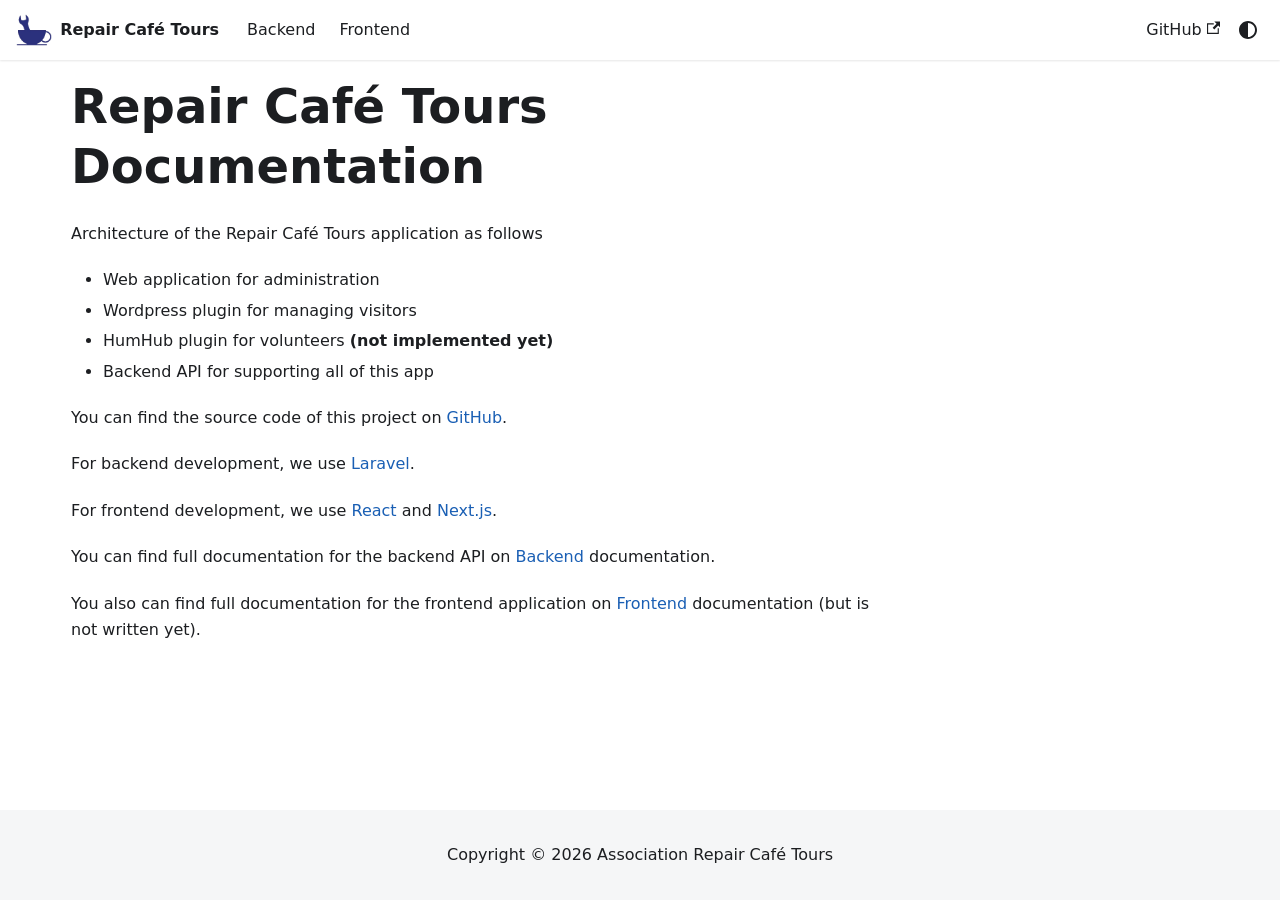
<file: index.html>
Copyright (C) 2026 Association Repair Café Tours

This program is free software: you can redistribute it and/or modify
it under the terms of the GNU Affero General Public License as
published by the Free Software Foundation, version 3.

This program is distributed in the hope that it will be useful,
but WITHOUT ANY WARRANTY; without even the implied warranty of
MERCHANTABILITY or FITNESS FOR A PARTICULAR PURPOSE.  See the
GNU Affero General Public License for more details.

You should have received a copy of the GNU Affero General Public License
along with this program.  If not, see <https://www.gnu.org/licenses/>.

<!DOCTYPE html>
<html lang="fr">
<head>
  <meta charset="utf-8">
  <meta http-equiv="refresh" content="0; url=/doc/">
  <link rel="canonical" href="https://globe.repaircafetours.fr/doc/">
  <title>Globe — Documentation</title>
</head>
<body>
  <p>Redirection vers <a href="/doc/">la documentation</a>…</p>
</body>
</html>
</file>
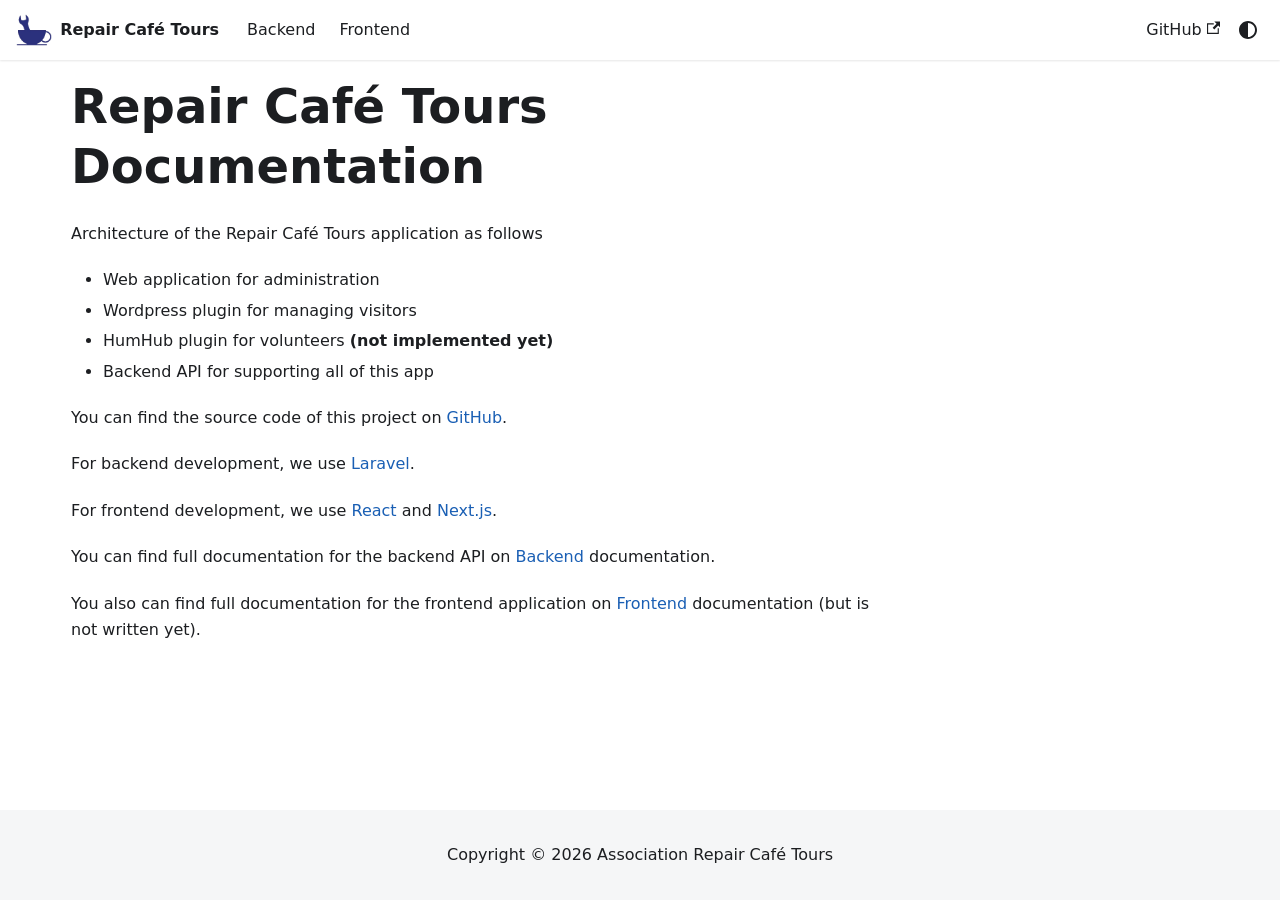
<file: doc/index.html>
<!doctype html><html lang=en dir=ltr class="docs-wrapper plugin-docs plugin-id-default docs-version-current docs-doc-page docs-doc-id-intro" data-has-hydrated=false><head><meta charset=UTF-8><meta name=generator content="Docusaurus v3.10.0"><title data-rh=true>Repair Café Tours Documentation | Repair Café Tours</title><meta data-rh=true name=viewport content="width=device-width, initial-scale=1.0"/><meta data-rh=true name=twitter:card content=summary_large_image /><meta data-rh=true property=og:image content=https://globe.repaircafetours.fr/doc/img/docusaurus-social-card.jpg /><meta data-rh=true name=twitter:image content=https://globe.repaircafetours.fr/doc/img/docusaurus-social-card.jpg /><meta data-rh=true property=og:url content=https://globe.repaircafetours.fr/doc/ /><meta data-rh=true property=og:locale content=en /><meta data-rh=true name=docusaurus_locale content=en /><meta data-rh=true name=docsearch:language content=en /><meta data-rh=true name=docusaurus_version content=current /><meta data-rh=true name=docusaurus_tag content=docs-default-current /><meta data-rh=true name=docsearch:version content=current /><meta data-rh=true name=docsearch:docusaurus_tag content=docs-default-current /><meta data-rh=true property=og:title content="Repair Café Tours Documentation | Repair Café Tours"/><meta data-rh=true name=description content="Complete documentation for the Repair Café Tours web application and backend API."/><meta data-rh=true property=og:description content="Complete documentation for the Repair Café Tours web application and backend API."/><link data-rh=true rel=icon href=/doc/img/favicon.ico /><link data-rh=true rel=canonical href=https://globe.repaircafetours.fr/doc/ /><link data-rh=true rel=alternate href=https://globe.repaircafetours.fr/doc/ hreflang=en /><link data-rh=true rel=alternate href=https://globe.repaircafetours.fr/doc/ hreflang=x-default /><script data-rh=true>document.addEventListener("DOMContentLoaded",function(){void 0===window.docusaurus&&insertBanner()});function insertBanner(){var n=document.createElement("div");n.id="__docusaurus-base-url-issue-banner-container",n.innerHTML='\n<div id="__docusaurus-base-url-issue-banner" style="border: thick solid red; background-color: rgb(255, 230, 179); margin: 20px; padding: 20px; font-size: 20px;">\n   <p style="font-weight: bold; font-size: 30px;">Your Docusaurus site did not load properly.</p>\n   <p>A very common reason is a wrong site <a href="https://docusaurus.io/docs/docusaurus.config.js/#baseUrl" style="font-weight: bold;">baseUrl configuration</a>.</p>\n   <p>Current configured baseUrl = <span style="font-weight: bold; color: red;">/doc/</span> </p>\n   <p>We suggest trying baseUrl = <span id="__docusaurus-base-url-issue-banner-suggestion-container" style="font-weight: bold; color: green;"></span></p>\n</div>\n',document.body.prepend(n);var e=document.getElementById("__docusaurus-base-url-issue-banner-suggestion-container"),s=window.location.pathname;e.innerHTML="/"===s.substr(-1)?s:s+"/"}</script><link rel=stylesheet href=/doc/assets/css/styles.0519fa43.css /><script src=/doc/assets/js/runtime~main.d98f4056.js defer></script><script src=/doc/assets/js/main.f0867c48.js defer></script></head><body><svg style="display: none;"><defs>
<symbol id=theme-svg-external-link viewBox="0 0 24 24"><path fill=currentColor d="M21 13v10h-21v-19h12v2h-10v15h17v-8h2zm3-12h-10.988l4.035 4-6.977 7.07 2.828 2.828 6.977-7.07 4.125 4.172v-11z"/></symbol>
</defs></svg>
<script>!function(){var t=function(){try{return new URLSearchParams(window.location.search).get("docusaurus-theme")}catch(t){}}()||function(){try{return window.localStorage.getItem("theme-3a6")}catch(t){}}();document.documentElement.setAttribute("data-theme",t||(window.matchMedia("(prefers-color-scheme: dark)").matches?"dark":"light")),document.documentElement.setAttribute("data-theme-choice",t||"system")}(),function(){try{for(var[t,e]of new URLSearchParams(window.location.search).entries())if(t.startsWith("docusaurus-data-")){var a=t.replace("docusaurus-data-","data-");document.documentElement.setAttribute(a,e)}}catch(t){}}()</script><div id=__docusaurus><link rel=preload as=image href=/doc/img/Logo.png /><div role=region aria-label="Skip to main content"><a class=skipToContent_fXgn href=#__docusaurus_skipToContent_fallback>Skip to main content</a></div><nav aria-label=Main class="theme-layout-navbar navbar navbar--fixed-top"><div class=navbar__inner><div class="theme-layout-navbar-left navbar__items"><button aria-label="Toggle navigation bar" aria-expanded=false class="navbar__toggle clean-btn" type=button><svg width=30 height=30 viewBox="0 0 30 30" aria-hidden=true><path stroke=currentColor stroke-linecap=round stroke-miterlimit=10 stroke-width=2 d="M4 7h22M4 15h22M4 23h22"/></svg></button><a class=navbar__brand href=/doc/><div class=navbar__logo><img src=/doc/img/Logo.png alt="Logo Repair Café Tours" class="themedComponent_mlkZ themedComponent--light_NVdE"/><img src=/doc/img/Logo.png alt="Logo Repair Café Tours" class="themedComponent_mlkZ themedComponent--dark_xIcU"/></div><b class="navbar__title text--truncate">Repair Café Tours</b></a><a class="navbar__item navbar__link" href=/doc/backend/intro>Backend</a><a class="navbar__item navbar__link" href=/doc/frontend/intro>Frontend</a></div><div class="theme-layout-navbar-right navbar__items navbar__items--right"><a href=https://github.com/repaircafetours target=_blank rel="noopener noreferrer" class="navbar__item navbar__link">GitHub<svg width=13.5 height=13.5 aria-label="(opens in new tab)" class=iconExternalLink_nPIU><use href=#theme-svg-external-link /></svg></a><div class="toggle_vylO colorModeToggle_DEke"><button class="clean-btn toggleButton_gllP toggleButtonDisabled_aARS" type=button disabled title="system mode" aria-label="Switch between dark and light mode (currently system mode)"><svg viewBox="0 0 24 24" width=24 height=24 aria-hidden=true class="toggleIcon_g3eP lightToggleIcon_pyhR"><path fill=currentColor d="M12,9c1.65,0,3,1.35,3,3s-1.35,3-3,3s-3-1.35-3-3S10.35,9,12,9 M12,7c-2.76,0-5,2.24-5,5s2.24,5,5,5s5-2.24,5-5 S14.76,7,12,7L12,7z M2,13l2,0c0.55,0,1-0.45,1-1s-0.45-1-1-1l-2,0c-0.55,0-1,0.45-1,1S1.45,13,2,13z M20,13l2,0c0.55,0,1-0.45,1-1 s-0.45-1-1-1l-2,0c-0.55,0-1,0.45-1,1S19.45,13,20,13z M11,2v2c0,0.55,0.45,1,1,1s1-0.45,1-1V2c0-0.55-0.45-1-1-1S11,1.45,11,2z M11,20v2c0,0.55,0.45,1,1,1s1-0.45,1-1v-2c0-0.55-0.45-1-1-1C11.45,19,11,19.45,11,20z M5.99,4.58c-0.39-0.39-1.03-0.39-1.41,0 c-0.39,0.39-0.39,1.03,0,1.41l1.06,1.06c0.39,0.39,1.03,0.39,1.41,0s0.39-1.03,0-1.41L5.99,4.58z M18.36,16.95 c-0.39-0.39-1.03-0.39-1.41,0c-0.39,0.39-0.39,1.03,0,1.41l1.06,1.06c0.39,0.39,1.03,0.39,1.41,0c0.39-0.39,0.39-1.03,0-1.41 L18.36,16.95z M19.42,5.99c0.39-0.39,0.39-1.03,0-1.41c-0.39-0.39-1.03-0.39-1.41,0l-1.06,1.06c-0.39,0.39-0.39,1.03,0,1.41 s1.03,0.39,1.41,0L19.42,5.99z M7.05,18.36c0.39-0.39,0.39-1.03,0-1.41c-0.39-0.39-1.03-0.39-1.41,0l-1.06,1.06 c-0.39,0.39-0.39,1.03,0,1.41s1.03,0.39,1.41,0L7.05,18.36z"/></svg><svg viewBox="0 0 24 24" width=24 height=24 aria-hidden=true class="toggleIcon_g3eP darkToggleIcon_wfgR"><path fill=currentColor d="M9.37,5.51C9.19,6.15,9.1,6.82,9.1,7.5c0,4.08,3.32,7.4,7.4,7.4c0.68,0,1.35-0.09,1.99-0.27C17.45,17.19,14.93,19,12,19 c-3.86,0-7-3.14-7-7C5,9.07,6.81,6.55,9.37,5.51z M12,3c-4.97,0-9,4.03-9,9s4.03,9,9,9s9-4.03,9-9c0-0.46-0.04-0.92-0.1-1.36 c-0.98,1.37-2.58,2.26-4.4,2.26c-2.98,0-5.4-2.42-5.4-5.4c0-1.81,0.89-3.42,2.26-4.4C12.92,3.04,12.46,3,12,3L12,3z"/></svg><svg viewBox="0 0 24 24" width=24 height=24 aria-hidden=true class="toggleIcon_g3eP systemToggleIcon_QzmC"><path fill=currentColor d="m12 21c4.971 0 9-4.029 9-9s-4.029-9-9-9-9 4.029-9 9 4.029 9 9 9zm4.95-13.95c1.313 1.313 2.05 3.093 2.05 4.95s-0.738 3.637-2.05 4.95c-1.313 1.313-3.093 2.05-4.95 2.05v-14c1.857 0 3.637 0.737 4.95 2.05z"/></svg></button></div><div class=navbarSearchContainer_Bca1></div></div></div><div role=presentation class=navbar-sidebar__backdrop></div></nav><div id=__docusaurus_skipToContent_fallback class="theme-layout-main main-wrapper mainWrapper_z2l0"><div class=docsWrapper_hBAB><button aria-label="Scroll back to top" class="clean-btn theme-back-to-top-button backToTopButton_sjWU" type=button></button><div class=docRoot_UBD9><main class="docMainContainer_TBSr docMainContainerEnhanced_lQrH"><div class="container padding-top--md padding-bottom--lg"><div class=row><div class="col docItemCol_VOVn"><div class=docItemContainer_Djhp><article><div class="theme-doc-markdown markdown"><header><h1>Repair Café Tours Documentation</h1></header><p>Architecture of the Repair Café Tours application as follows</p>
<ul>
<li class="">Web application for administration</li>
<li class="">Wordpress plugin for managing visitors</li>
<li class="">HumHub plugin for volunteers <strong>(not implemented yet)</strong></li>
<li class="">Backend API for supporting all of this app</li>
</ul>
<p>You can find the source code of this project on <a href=https://github.com/repaircafetours target=_blank rel="noopener noreferrer" class="">GitHub</a>.</p>
<p>For backend development, we use <a href=https://laravel.com/ target=_blank rel="noopener noreferrer" class="">Laravel</a>.</p>
<p>For frontend development, we use <a href=https://reactjs.org/ target=_blank rel="noopener noreferrer" class="">React</a> and <a href=https://nextjs.org/ target=_blank rel="noopener noreferrer" class="">Next.js</a>.</p>
<p>You can find full documentation for the backend API on <a class="" href=/doc/backend/intro>Backend</a> documentation.</p>
<p>You also can find full documentation for the frontend application on <a class="" href=/doc/frontend/intro>Frontend</a> documentation (but is not written yet).</div></article><nav class="docusaurus-mt-lg pagination-nav" aria-label="Docs pages"></nav></div></div></div></div></main></div></div></div><footer class="theme-layout-footer footer"><div class="container container-fluid"><div class="footer__bottom text--center"><div class=footer__copyright>Copyright © 2026 Association Repair Café Tours</div></div></div></footer></div></body>
</file>
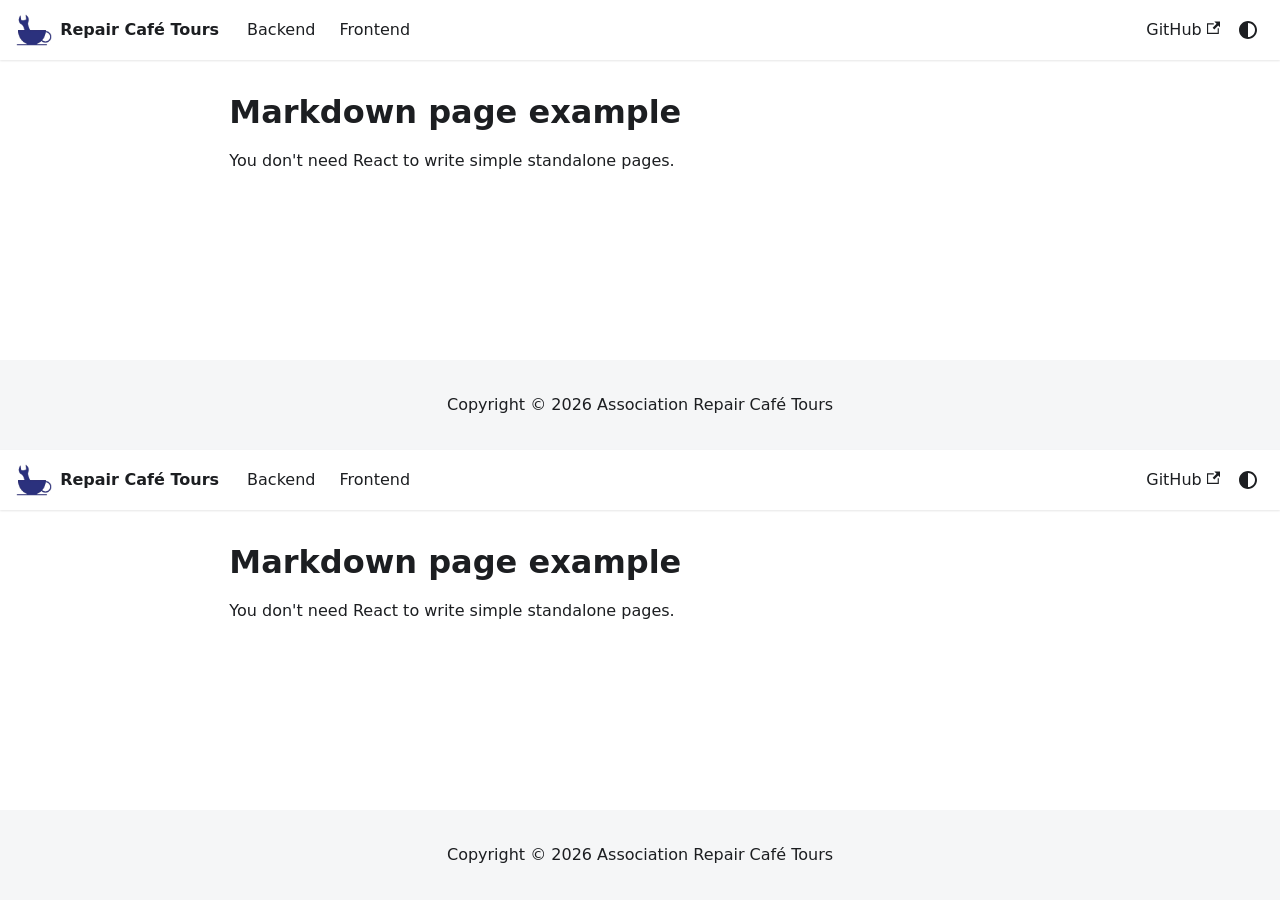
<file: doc/markdown-page/index.html>
<!doctype html><html lang=en dir=ltr class="mdx-wrapper mdx-page plugin-pages plugin-id-default" data-has-hydrated=false><head><meta charset=UTF-8><meta name=generator content="Docusaurus v3.10.0"><title data-rh=true>Markdown page example | Repair Café Tours</title><meta data-rh=true name=viewport content="width=device-width, initial-scale=1.0"/><meta data-rh=true name=twitter:card content=summary_large_image /><meta data-rh=true property=og:image content=https://globe.repaircafetours.fr/doc/img/docusaurus-social-card.jpg /><meta data-rh=true name=twitter:image content=https://globe.repaircafetours.fr/doc/img/docusaurus-social-card.jpg /><meta data-rh=true property=og:url content=https://globe.repaircafetours.fr/doc/markdown-page /><meta data-rh=true property=og:locale content=en /><meta data-rh=true name=docusaurus_locale content=en /><meta data-rh=true name=docusaurus_tag content=default /><meta data-rh=true name=docsearch:language content=en /><meta data-rh=true name=docsearch:docusaurus_tag content=default /><meta data-rh=true property=og:title content="Markdown page example | Repair Café Tours"/><meta data-rh=true name=description content="You don't need React to write simple standalone pages."/><meta data-rh=true property=og:description content="You don't need React to write simple standalone pages."/><link data-rh=true rel=icon href=/doc/img/favicon.ico /><link data-rh=true rel=canonical href=https://globe.repaircafetours.fr/doc/markdown-page /><link data-rh=true rel=alternate href=https://globe.repaircafetours.fr/doc/markdown-page hreflang=en /><link data-rh=true rel=alternate href=https://globe.repaircafetours.fr/doc/markdown-page hreflang=x-default /><link rel=stylesheet href=/doc/assets/css/styles.0519fa43.css /><script src=/doc/assets/js/runtime~main.d98f4056.js defer></script><script src=/doc/assets/js/main.f0867c48.js defer></script></head><body><svg style="display: none;"><defs>
<symbol id=theme-svg-external-link viewBox="0 0 24 24"><path fill=currentColor d="M21 13v10h-21v-19h12v2h-10v15h17v-8h2zm3-12h-10.988l4.035 4-6.977 7.07 2.828 2.828 6.977-7.07 4.125 4.172v-11z"/></symbol>
</defs></svg>
<script>!function(){var t=function(){try{return new URLSearchParams(window.location.search).get("docusaurus-theme")}catch(t){}}()||function(){try{return window.localStorage.getItem("theme-3a6")}catch(t){}}();document.documentElement.setAttribute("data-theme",t||(window.matchMedia("(prefers-color-scheme: dark)").matches?"dark":"light")),document.documentElement.setAttribute("data-theme-choice",t||"system")}(),function(){try{for(var[t,e]of new URLSearchParams(window.location.search).entries())if(t.startsWith("docusaurus-data-")){var a=t.replace("docusaurus-data-","data-");document.documentElement.setAttribute(a,e)}}catch(t){}}()</script><div id=__docusaurus><link rel=preload as=image href=/doc/img/Logo.png /><div role=region aria-label="Skip to main content"><a class=skipToContent_fXgn href=#__docusaurus_skipToContent_fallback>Skip to main content</a></div><nav aria-label=Main class="theme-layout-navbar navbar navbar--fixed-top"><div class=navbar__inner><div class="theme-layout-navbar-left navbar__items"><button aria-label="Toggle navigation bar" aria-expanded=false class="navbar__toggle clean-btn" type=button><svg width=30 height=30 viewBox="0 0 30 30" aria-hidden=true><path stroke=currentColor stroke-linecap=round stroke-miterlimit=10 stroke-width=2 d="M4 7h22M4 15h22M4 23h22"/></svg></button><a class=navbar__brand href=/doc/><div class=navbar__logo><img src=/doc/img/Logo.png alt="Logo Repair Café Tours" class="themedComponent_mlkZ themedComponent--light_NVdE"/><img src=/doc/img/Logo.png alt="Logo Repair Café Tours" class="themedComponent_mlkZ themedComponent--dark_xIcU"/></div><b class="navbar__title text--truncate">Repair Café Tours</b></a><a class="navbar__item navbar__link" href=/doc/backend/intro>Backend</a><a class="navbar__item navbar__link" href=/doc/frontend/intro>Frontend</a></div><div class="theme-layout-navbar-right navbar__items navbar__items--right"><a href=https://github.com/repaircafetours target=_blank rel="noopener noreferrer" class="navbar__item navbar__link">GitHub<svg width=13.5 height=13.5 aria-label="(opens in new tab)" class=iconExternalLink_nPIU><use href=#theme-svg-external-link /></svg></a><div class="toggle_vylO colorModeToggle_DEke"><button class="clean-btn toggleButton_gllP toggleButtonDisabled_aARS" type=button disabled title="system mode" aria-label="Switch between dark and light mode (currently system mode)"><svg viewBox="0 0 24 24" width=24 height=24 aria-hidden=true class="toggleIcon_g3eP lightToggleIcon_pyhR"><path fill=currentColor d="M12,9c1.65,0,3,1.35,3,3s-1.35,3-3,3s-3-1.35-3-3S10.35,9,12,9 M12,7c-2.76,0-5,2.24-5,5s2.24,5,5,5s5-2.24,5-5 S14.76,7,12,7L12,7z M2,13l2,0c0.55,0,1-0.45,1-1s-0.45-1-1-1l-2,0c-0.55,0-1,0.45-1,1S1.45,13,2,13z M20,13l2,0c0.55,0,1-0.45,1-1 s-0.45-1-1-1l-2,0c-0.55,0-1,0.45-1,1S19.45,13,20,13z M11,2v2c0,0.55,0.45,1,1,1s1-0.45,1-1V2c0-0.55-0.45-1-1-1S11,1.45,11,2z M11,20v2c0,0.55,0.45,1,1,1s1-0.45,1-1v-2c0-0.55-0.45-1-1-1C11.45,19,11,19.45,11,20z M5.99,4.58c-0.39-0.39-1.03-0.39-1.41,0 c-0.39,0.39-0.39,1.03,0,1.41l1.06,1.06c0.39,0.39,1.03,0.39,1.41,0s0.39-1.03,0-1.41L5.99,4.58z M18.36,16.95 c-0.39-0.39-1.03-0.39-1.41,0c-0.39,0.39-0.39,1.03,0,1.41l1.06,1.06c0.39,0.39,1.03,0.39,1.41,0c0.39-0.39,0.39-1.03,0-1.41 L18.36,16.95z M19.42,5.99c0.39-0.39,0.39-1.03,0-1.41c-0.39-0.39-1.03-0.39-1.41,0l-1.06,1.06c-0.39,0.39-0.39,1.03,0,1.41 s1.03,0.39,1.41,0L19.42,5.99z M7.05,18.36c0.39-0.39,0.39-1.03,0-1.41c-0.39-0.39-1.03-0.39-1.41,0l-1.06,1.06 c-0.39,0.39-0.39,1.03,0,1.41s1.03,0.39,1.41,0L7.05,18.36z"/></svg><svg viewBox="0 0 24 24" width=24 height=24 aria-hidden=true class="toggleIcon_g3eP darkToggleIcon_wfgR"><path fill=currentColor d="M9.37,5.51C9.19,6.15,9.1,6.82,9.1,7.5c0,4.08,3.32,7.4,7.4,7.4c0.68,0,1.35-0.09,1.99-0.27C17.45,17.19,14.93,19,12,19 c-3.86,0-7-3.14-7-7C5,9.07,6.81,6.55,9.37,5.51z M12,3c-4.97,0-9,4.03-9,9s4.03,9,9,9s9-4.03,9-9c0-0.46-0.04-0.92-0.1-1.36 c-0.98,1.37-2.58,2.26-4.4,2.26c-2.98,0-5.4-2.42-5.4-5.4c0-1.81,0.89-3.42,2.26-4.4C12.92,3.04,12.46,3,12,3L12,3z"/></svg><svg viewBox="0 0 24 24" width=24 height=24 aria-hidden=true class="toggleIcon_g3eP systemToggleIcon_QzmC"><path fill=currentColor d="m12 21c4.971 0 9-4.029 9-9s-4.029-9-9-9-9 4.029-9 9 4.029 9 9 9zm4.95-13.95c1.313 1.313 2.05 3.093 2.05 4.95s-0.738 3.637-2.05 4.95c-1.313 1.313-3.093 2.05-4.95 2.05v-14c1.857 0 3.637 0.737 4.95 2.05z"/></svg></button></div><div class=navbarSearchContainer_Bca1></div></div></div><div role=presentation class=navbar-sidebar__backdrop></div></nav><div id=__docusaurus_skipToContent_fallback class="theme-layout-main main-wrapper mainWrapper_z2l0"><main class="container container--fluid margin-vert--lg"><div class="row mdxPageWrapper_j9I6"><div class="col col--8"><article><header><h1>Markdown page example</h1></header>
<p>You don't need React to write simple standalone pages.</article></div></div></main></div><footer class="theme-layout-footer footer"><div class="container container-fluid"><div class="footer__bottom text--center"><div class=footer__copyright>Copyright © 2026 Association Repair Café Tours</div></div></div></footer></div></body>
</file>
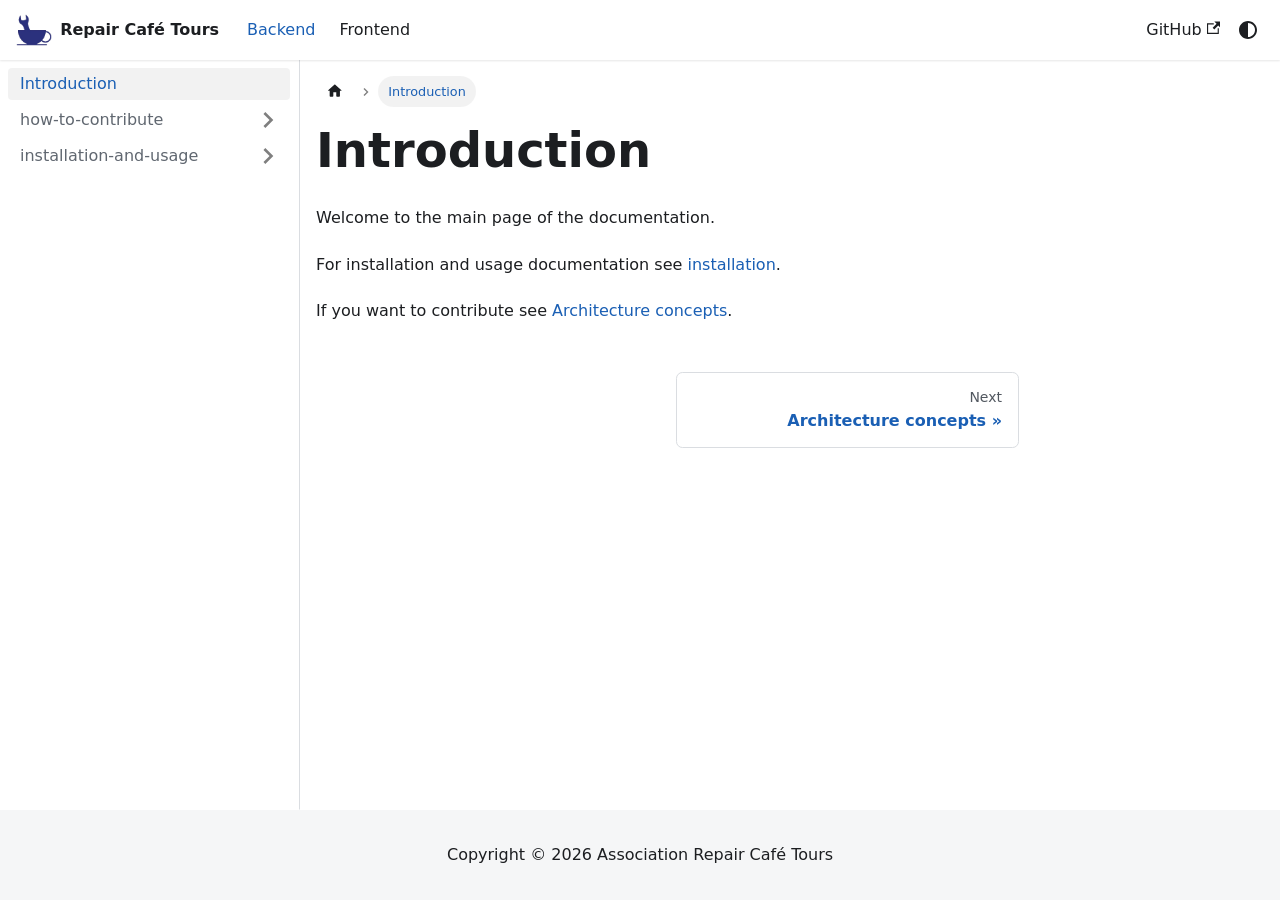
<file: doc/backend/intro/index.html>
<!doctype html><html lang=en dir=ltr class="docs-wrapper plugin-docs plugin-id-default docs-version-current docs-doc-page docs-doc-id-backend/intro" data-has-hydrated=false><head><meta charset=UTF-8><meta name=generator content="Docusaurus v3.10.0"><title data-rh=true>Introduction | Repair Café Tours</title><meta data-rh=true name=viewport content="width=device-width, initial-scale=1.0"/><meta data-rh=true name=twitter:card content=summary_large_image /><meta data-rh=true property=og:image content=https://globe.repaircafetours.fr/doc/img/docusaurus-social-card.jpg /><meta data-rh=true name=twitter:image content=https://globe.repaircafetours.fr/doc/img/docusaurus-social-card.jpg /><meta data-rh=true property=og:url content=https://globe.repaircafetours.fr/doc/backend/intro /><meta data-rh=true property=og:locale content=en /><meta data-rh=true name=docusaurus_locale content=en /><meta data-rh=true name=docsearch:language content=en /><meta data-rh=true name=docusaurus_version content=current /><meta data-rh=true name=docusaurus_tag content=docs-default-current /><meta data-rh=true name=docsearch:version content=current /><meta data-rh=true name=docsearch:docusaurus_tag content=docs-default-current /><meta data-rh=true property=og:title content="Introduction | Repair Café Tours"/><meta data-rh=true name=description content="Documentation du backend du Repair Café Tours"/><meta data-rh=true property=og:description content="Documentation du backend du Repair Café Tours"/><link data-rh=true rel=icon href=/doc/img/favicon.ico /><link data-rh=true rel=canonical href=https://globe.repaircafetours.fr/doc/backend/intro /><link data-rh=true rel=alternate href=https://globe.repaircafetours.fr/doc/backend/intro hreflang=en /><link data-rh=true rel=alternate href=https://globe.repaircafetours.fr/doc/backend/intro hreflang=x-default /><script data-rh=true type=application/ld+json>{"@context":"https://schema.org","@type":"BreadcrumbList","itemListElement":[{"@type":"ListItem","item":"https://globe.repaircafetours.fr/doc/backend/intro","name":"Introduction","position":1}]}</script><link rel=stylesheet href=/doc/assets/css/styles.0519fa43.css /><script src=/doc/assets/js/runtime~main.d98f4056.js defer></script><script src=/doc/assets/js/main.f0867c48.js defer></script></head><body><svg style="display: none;"><defs>
<symbol id=theme-svg-external-link viewBox="0 0 24 24"><path fill=currentColor d="M21 13v10h-21v-19h12v2h-10v15h17v-8h2zm3-12h-10.988l4.035 4-6.977 7.07 2.828 2.828 6.977-7.07 4.125 4.172v-11z"/></symbol>
</defs></svg>
<script>!function(){var t=function(){try{return new URLSearchParams(window.location.search).get("docusaurus-theme")}catch(t){}}()||function(){try{return window.localStorage.getItem("theme-3a6")}catch(t){}}();document.documentElement.setAttribute("data-theme",t||(window.matchMedia("(prefers-color-scheme: dark)").matches?"dark":"light")),document.documentElement.setAttribute("data-theme-choice",t||"system")}(),function(){try{for(var[t,e]of new URLSearchParams(window.location.search).entries())if(t.startsWith("docusaurus-data-")){var a=t.replace("docusaurus-data-","data-");document.documentElement.setAttribute(a,e)}}catch(t){}}()</script><div id=__docusaurus><link rel=preload as=image href=/doc/img/Logo.png /><div role=region aria-label="Skip to main content"><a class=skipToContent_fXgn href=#__docusaurus_skipToContent_fallback>Skip to main content</a></div><nav aria-label=Main class="theme-layout-navbar navbar navbar--fixed-top"><div class=navbar__inner><div class="theme-layout-navbar-left navbar__items"><button aria-label="Toggle navigation bar" aria-expanded=false class="navbar__toggle clean-btn" type=button><svg width=30 height=30 viewBox="0 0 30 30" aria-hidden=true><path stroke=currentColor stroke-linecap=round stroke-miterlimit=10 stroke-width=2 d="M4 7h22M4 15h22M4 23h22"/></svg></button><a class=navbar__brand href=/doc/><div class=navbar__logo><img src=/doc/img/Logo.png alt="Logo Repair Café Tours" class="themedComponent_mlkZ themedComponent--light_NVdE"/><img src=/doc/img/Logo.png alt="Logo Repair Café Tours" class="themedComponent_mlkZ themedComponent--dark_xIcU"/></div><b class="navbar__title text--truncate">Repair Café Tours</b></a><a aria-current=page class="navbar__item navbar__link navbar__link--active" href=/doc/backend/intro>Backend</a><a class="navbar__item navbar__link" href=/doc/frontend/intro>Frontend</a></div><div class="theme-layout-navbar-right navbar__items navbar__items--right"><a href=https://github.com/repaircafetours target=_blank rel="noopener noreferrer" class="navbar__item navbar__link">GitHub<svg width=13.5 height=13.5 aria-label="(opens in new tab)" class=iconExternalLink_nPIU><use href=#theme-svg-external-link /></svg></a><div class="toggle_vylO colorModeToggle_DEke"><button class="clean-btn toggleButton_gllP toggleButtonDisabled_aARS" type=button disabled title="system mode" aria-label="Switch between dark and light mode (currently system mode)"><svg viewBox="0 0 24 24" width=24 height=24 aria-hidden=true class="toggleIcon_g3eP lightToggleIcon_pyhR"><path fill=currentColor d="M12,9c1.65,0,3,1.35,3,3s-1.35,3-3,3s-3-1.35-3-3S10.35,9,12,9 M12,7c-2.76,0-5,2.24-5,5s2.24,5,5,5s5-2.24,5-5 S14.76,7,12,7L12,7z M2,13l2,0c0.55,0,1-0.45,1-1s-0.45-1-1-1l-2,0c-0.55,0-1,0.45-1,1S1.45,13,2,13z M20,13l2,0c0.55,0,1-0.45,1-1 s-0.45-1-1-1l-2,0c-0.55,0-1,0.45-1,1S19.45,13,20,13z M11,2v2c0,0.55,0.45,1,1,1s1-0.45,1-1V2c0-0.55-0.45-1-1-1S11,1.45,11,2z M11,20v2c0,0.55,0.45,1,1,1s1-0.45,1-1v-2c0-0.55-0.45-1-1-1C11.45,19,11,19.45,11,20z M5.99,4.58c-0.39-0.39-1.03-0.39-1.41,0 c-0.39,0.39-0.39,1.03,0,1.41l1.06,1.06c0.39,0.39,1.03,0.39,1.41,0s0.39-1.03,0-1.41L5.99,4.58z M18.36,16.95 c-0.39-0.39-1.03-0.39-1.41,0c-0.39,0.39-0.39,1.03,0,1.41l1.06,1.06c0.39,0.39,1.03,0.39,1.41,0c0.39-0.39,0.39-1.03,0-1.41 L18.36,16.95z M19.42,5.99c0.39-0.39,0.39-1.03,0-1.41c-0.39-0.39-1.03-0.39-1.41,0l-1.06,1.06c-0.39,0.39-0.39,1.03,0,1.41 s1.03,0.39,1.41,0L19.42,5.99z M7.05,18.36c0.39-0.39,0.39-1.03,0-1.41c-0.39-0.39-1.03-0.39-1.41,0l-1.06,1.06 c-0.39,0.39-0.39,1.03,0,1.41s1.03,0.39,1.41,0L7.05,18.36z"/></svg><svg viewBox="0 0 24 24" width=24 height=24 aria-hidden=true class="toggleIcon_g3eP darkToggleIcon_wfgR"><path fill=currentColor d="M9.37,5.51C9.19,6.15,9.1,6.82,9.1,7.5c0,4.08,3.32,7.4,7.4,7.4c0.68,0,1.35-0.09,1.99-0.27C17.45,17.19,14.93,19,12,19 c-3.86,0-7-3.14-7-7C5,9.07,6.81,6.55,9.37,5.51z M12,3c-4.97,0-9,4.03-9,9s4.03,9,9,9s9-4.03,9-9c0-0.46-0.04-0.92-0.1-1.36 c-0.98,1.37-2.58,2.26-4.4,2.26c-2.98,0-5.4-2.42-5.4-5.4c0-1.81,0.89-3.42,2.26-4.4C12.92,3.04,12.46,3,12,3L12,3z"/></svg><svg viewBox="0 0 24 24" width=24 height=24 aria-hidden=true class="toggleIcon_g3eP systemToggleIcon_QzmC"><path fill=currentColor d="m12 21c4.971 0 9-4.029 9-9s-4.029-9-9-9-9 4.029-9 9 4.029 9 9 9zm4.95-13.95c1.313 1.313 2.05 3.093 2.05 4.95s-0.738 3.637-2.05 4.95c-1.313 1.313-3.093 2.05-4.95 2.05v-14c1.857 0 3.637 0.737 4.95 2.05z"/></svg></button></div><div class=navbarSearchContainer_Bca1></div></div></div><div role=presentation class=navbar-sidebar__backdrop></div></nav><div id=__docusaurus_skipToContent_fallback class="theme-layout-main main-wrapper mainWrapper_z2l0"><div class=docsWrapper_hBAB><button aria-label="Scroll back to top" class="clean-btn theme-back-to-top-button backToTopButton_sjWU" type=button></button><div class=docRoot_UBD9><aside class="theme-doc-sidebar-container docSidebarContainer_YfHR"><div class=sidebarViewport_aRkj><div class=sidebar_njMd><nav aria-label="Docs sidebar" class="menu thin-scrollbar menu_SIkG"><ul class="theme-doc-sidebar-menu menu__list"><li class="theme-doc-sidebar-item-link theme-doc-sidebar-item-link-level-1 menu__list-item"><a class="menu__link menu__link--active" aria-current=page href=/doc/backend/intro><span title=Introduction class=linkLabel_WmDU>Introduction</span></a><li class="theme-doc-sidebar-item-category theme-doc-sidebar-item-category-level-1 menu__list-item menu__list-item--collapsed"><div class=menu__list-item-collapsible><a class="categoryLink_byQd menu__link menu__link--sublist menu__link--sublist-caret" role=button aria-expanded=false href=/doc/backend/how-to-contribute/architecture-concepts><span title=how-to-contribute class=categoryLinkLabel_W154>how-to-contribute</span></a></div><li class="theme-doc-sidebar-item-category theme-doc-sidebar-item-category-level-1 menu__list-item menu__list-item--collapsed"><div class=menu__list-item-collapsible><a class="categoryLink_byQd menu__link menu__link--sublist menu__link--sublist-caret" role=button aria-expanded=false href=/doc/backend/installation-and-usage/installation><span title=installation-and-usage class=categoryLinkLabel_W154>installation-and-usage</span></a></div></ul></nav></div></div></aside><main class=docMainContainer_TBSr><div class="container padding-top--md padding-bottom--lg"><div class=row><div class="col docItemCol_VOVn"><div class=docItemContainer_Djhp><article><nav class="theme-doc-breadcrumbs breadcrumbsContainer_Z_bl" aria-label=Breadcrumbs><ul class=breadcrumbs><li class=breadcrumbs__item><a aria-label="Home page" class=breadcrumbs__link href=/doc/><svg viewBox="0 0 24 24" class=breadcrumbHomeIcon_YNFT><path d="M10 19v-5h4v5c0 .55.45 1 1 1h3c.55 0 1-.45 1-1v-7h1.7c.46 0 .68-.57.33-.87L12.67 3.6c-.38-.34-.96-.34-1.34 0l-8.36 7.53c-.34.3-.13.87.33.87H5v7c0 .55.45 1 1 1h3c.55 0 1-.45 1-1z" fill=currentColor /></svg></a><li class="breadcrumbs__item breadcrumbs__item--active"><span class=breadcrumbs__link>Introduction</span></ul></nav><div class="theme-doc-markdown markdown"><header><h1>Introduction</h1></header><p>Welcome to the main page of the documentation.</p>
<p>For installation and usage documentation see <a class="" href=/doc/backend/installation-and-usage/installation>installation</a>.</p>
<p>If you want to contribute see <a class="" href=/doc/backend/how-to-contribute/architecture-concepts>Architecture concepts</a>.</div></article><nav class="docusaurus-mt-lg pagination-nav" aria-label="Docs pages"><a class="pagination-nav__link pagination-nav__link--next" href=/doc/backend/how-to-contribute/architecture-concepts><div class=pagination-nav__sublabel>Next</div><div class=pagination-nav__label>Architecture concepts</div></a></nav></div></div></div></div></main></div></div></div><footer class="theme-layout-footer footer"><div class="container container-fluid"><div class="footer__bottom text--center"><div class=footer__copyright>Copyright © 2026 Association Repair Café Tours</div></div></div></footer></div></body>
</file>
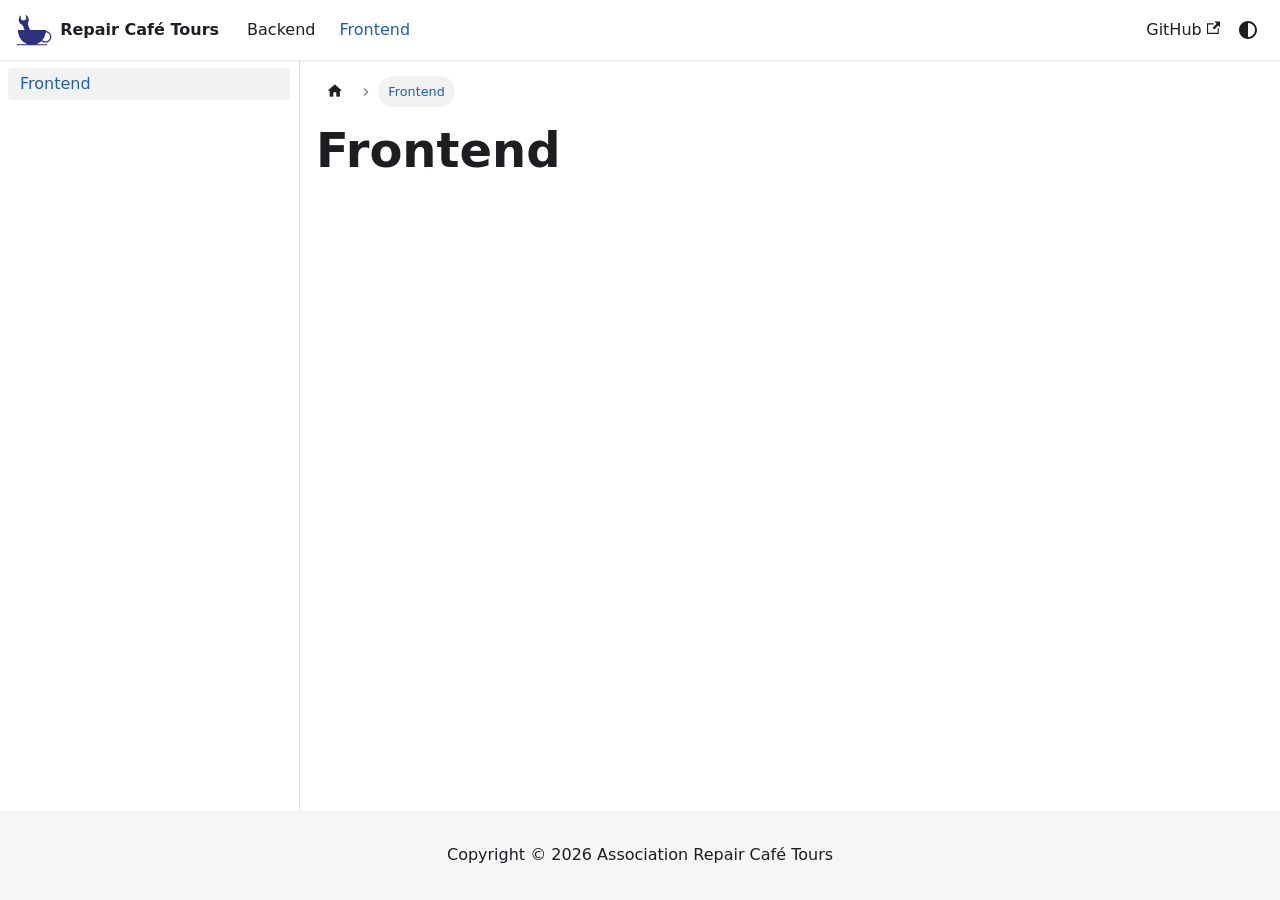
<file: doc/frontend/intro/index.html>
<!doctype html><html lang=en dir=ltr class="docs-wrapper plugin-docs plugin-id-default docs-version-current docs-doc-page docs-doc-id-frontend/intro" data-has-hydrated=false><head><meta charset=UTF-8><meta name=generator content="Docusaurus v3.10.0"><title data-rh=true>Frontend | Repair Café Tours</title><meta data-rh=true name=viewport content="width=device-width, initial-scale=1.0"/><meta data-rh=true name=twitter:card content=summary_large_image /><meta data-rh=true property=og:image content=https://globe.repaircafetours.fr/doc/img/docusaurus-social-card.jpg /><meta data-rh=true name=twitter:image content=https://globe.repaircafetours.fr/doc/img/docusaurus-social-card.jpg /><meta data-rh=true property=og:url content=https://globe.repaircafetours.fr/doc/frontend/intro /><meta data-rh=true property=og:locale content=en /><meta data-rh=true name=docusaurus_locale content=en /><meta data-rh=true name=docsearch:language content=en /><meta data-rh=true name=docusaurus_version content=current /><meta data-rh=true name=docusaurus_tag content=docs-default-current /><meta data-rh=true name=docsearch:version content=current /><meta data-rh=true name=docsearch:docusaurus_tag content=docs-default-current /><meta data-rh=true property=og:title content="Frontend | Repair Café Tours"/><link data-rh=true rel=icon href=/doc/img/favicon.ico /><link data-rh=true rel=canonical href=https://globe.repaircafetours.fr/doc/frontend/intro /><link data-rh=true rel=alternate href=https://globe.repaircafetours.fr/doc/frontend/intro hreflang=en /><link data-rh=true rel=alternate href=https://globe.repaircafetours.fr/doc/frontend/intro hreflang=x-default /><script data-rh=true type=application/ld+json>{"@context":"https://schema.org","@type":"BreadcrumbList","itemListElement":[{"@type":"ListItem","item":"https://globe.repaircafetours.fr/doc/frontend/intro","name":"Frontend","position":1}]}</script><link rel=stylesheet href=/doc/assets/css/styles.0519fa43.css /><script src=/doc/assets/js/runtime~main.d98f4056.js defer></script><script src=/doc/assets/js/main.f0867c48.js defer></script></head><body><svg style="display: none;"><defs>
<symbol id=theme-svg-external-link viewBox="0 0 24 24"><path fill=currentColor d="M21 13v10h-21v-19h12v2h-10v15h17v-8h2zm3-12h-10.988l4.035 4-6.977 7.07 2.828 2.828 6.977-7.07 4.125 4.172v-11z"/></symbol>
</defs></svg>
<script>!function(){var t=function(){try{return new URLSearchParams(window.location.search).get("docusaurus-theme")}catch(t){}}()||function(){try{return window.localStorage.getItem("theme-3a6")}catch(t){}}();document.documentElement.setAttribute("data-theme",t||(window.matchMedia("(prefers-color-scheme: dark)").matches?"dark":"light")),document.documentElement.setAttribute("data-theme-choice",t||"system")}(),function(){try{for(var[t,e]of new URLSearchParams(window.location.search).entries())if(t.startsWith("docusaurus-data-")){var a=t.replace("docusaurus-data-","data-");document.documentElement.setAttribute(a,e)}}catch(t){}}()</script><div id=__docusaurus><link rel=preload as=image href=/doc/img/Logo.png /><div role=region aria-label="Skip to main content"><a class=skipToContent_fXgn href=#__docusaurus_skipToContent_fallback>Skip to main content</a></div><nav aria-label=Main class="theme-layout-navbar navbar navbar--fixed-top"><div class=navbar__inner><div class="theme-layout-navbar-left navbar__items"><button aria-label="Toggle navigation bar" aria-expanded=false class="navbar__toggle clean-btn" type=button><svg width=30 height=30 viewBox="0 0 30 30" aria-hidden=true><path stroke=currentColor stroke-linecap=round stroke-miterlimit=10 stroke-width=2 d="M4 7h22M4 15h22M4 23h22"/></svg></button><a class=navbar__brand href=/doc/><div class=navbar__logo><img src=/doc/img/Logo.png alt="Logo Repair Café Tours" class="themedComponent_mlkZ themedComponent--light_NVdE"/><img src=/doc/img/Logo.png alt="Logo Repair Café Tours" class="themedComponent_mlkZ themedComponent--dark_xIcU"/></div><b class="navbar__title text--truncate">Repair Café Tours</b></a><a class="navbar__item navbar__link" href=/doc/backend/intro>Backend</a><a aria-current=page class="navbar__item navbar__link navbar__link--active" href=/doc/frontend/intro>Frontend</a></div><div class="theme-layout-navbar-right navbar__items navbar__items--right"><a href=https://github.com/repaircafetours target=_blank rel="noopener noreferrer" class="navbar__item navbar__link">GitHub<svg width=13.5 height=13.5 aria-label="(opens in new tab)" class=iconExternalLink_nPIU><use href=#theme-svg-external-link /></svg></a><div class="toggle_vylO colorModeToggle_DEke"><button class="clean-btn toggleButton_gllP toggleButtonDisabled_aARS" type=button disabled title="system mode" aria-label="Switch between dark and light mode (currently system mode)"><svg viewBox="0 0 24 24" width=24 height=24 aria-hidden=true class="toggleIcon_g3eP lightToggleIcon_pyhR"><path fill=currentColor d="M12,9c1.65,0,3,1.35,3,3s-1.35,3-3,3s-3-1.35-3-3S10.35,9,12,9 M12,7c-2.76,0-5,2.24-5,5s2.24,5,5,5s5-2.24,5-5 S14.76,7,12,7L12,7z M2,13l2,0c0.55,0,1-0.45,1-1s-0.45-1-1-1l-2,0c-0.55,0-1,0.45-1,1S1.45,13,2,13z M20,13l2,0c0.55,0,1-0.45,1-1 s-0.45-1-1-1l-2,0c-0.55,0-1,0.45-1,1S19.45,13,20,13z M11,2v2c0,0.55,0.45,1,1,1s1-0.45,1-1V2c0-0.55-0.45-1-1-1S11,1.45,11,2z M11,20v2c0,0.55,0.45,1,1,1s1-0.45,1-1v-2c0-0.55-0.45-1-1-1C11.45,19,11,19.45,11,20z M5.99,4.58c-0.39-0.39-1.03-0.39-1.41,0 c-0.39,0.39-0.39,1.03,0,1.41l1.06,1.06c0.39,0.39,1.03,0.39,1.41,0s0.39-1.03,0-1.41L5.99,4.58z M18.36,16.95 c-0.39-0.39-1.03-0.39-1.41,0c-0.39,0.39-0.39,1.03,0,1.41l1.06,1.06c0.39,0.39,1.03,0.39,1.41,0c0.39-0.39,0.39-1.03,0-1.41 L18.36,16.95z M19.42,5.99c0.39-0.39,0.39-1.03,0-1.41c-0.39-0.39-1.03-0.39-1.41,0l-1.06,1.06c-0.39,0.39-0.39,1.03,0,1.41 s1.03,0.39,1.41,0L19.42,5.99z M7.05,18.36c0.39-0.39,0.39-1.03,0-1.41c-0.39-0.39-1.03-0.39-1.41,0l-1.06,1.06 c-0.39,0.39-0.39,1.03,0,1.41s1.03,0.39,1.41,0L7.05,18.36z"/></svg><svg viewBox="0 0 24 24" width=24 height=24 aria-hidden=true class="toggleIcon_g3eP darkToggleIcon_wfgR"><path fill=currentColor d="M9.37,5.51C9.19,6.15,9.1,6.82,9.1,7.5c0,4.08,3.32,7.4,7.4,7.4c0.68,0,1.35-0.09,1.99-0.27C17.45,17.19,14.93,19,12,19 c-3.86,0-7-3.14-7-7C5,9.07,6.81,6.55,9.37,5.51z M12,3c-4.97,0-9,4.03-9,9s4.03,9,9,9s9-4.03,9-9c0-0.46-0.04-0.92-0.1-1.36 c-0.98,1.37-2.58,2.26-4.4,2.26c-2.98,0-5.4-2.42-5.4-5.4c0-1.81,0.89-3.42,2.26-4.4C12.92,3.04,12.46,3,12,3L12,3z"/></svg><svg viewBox="0 0 24 24" width=24 height=24 aria-hidden=true class="toggleIcon_g3eP systemToggleIcon_QzmC"><path fill=currentColor d="m12 21c4.971 0 9-4.029 9-9s-4.029-9-9-9-9 4.029-9 9 4.029 9 9 9zm4.95-13.95c1.313 1.313 2.05 3.093 2.05 4.95s-0.738 3.637-2.05 4.95c-1.313 1.313-3.093 2.05-4.95 2.05v-14c1.857 0 3.637 0.737 4.95 2.05z"/></svg></button></div><div class=navbarSearchContainer_Bca1></div></div></div><div role=presentation class=navbar-sidebar__backdrop></div></nav><div id=__docusaurus_skipToContent_fallback class="theme-layout-main main-wrapper mainWrapper_z2l0"><div class=docsWrapper_hBAB><button aria-label="Scroll back to top" class="clean-btn theme-back-to-top-button backToTopButton_sjWU" type=button></button><div class=docRoot_UBD9><aside class="theme-doc-sidebar-container docSidebarContainer_YfHR"><div class=sidebarViewport_aRkj><div class=sidebar_njMd><nav aria-label="Docs sidebar" class="menu thin-scrollbar menu_SIkG"><ul class="theme-doc-sidebar-menu menu__list"><li class="theme-doc-sidebar-item-link theme-doc-sidebar-item-link-level-1 menu__list-item"><a class="menu__link menu__link--active" aria-current=page href=/doc/frontend/intro><span title=Frontend class=linkLabel_WmDU>Frontend</span></a></ul></nav></div></div></aside><main class=docMainContainer_TBSr><div class="container padding-top--md padding-bottom--lg"><div class=row><div class="col docItemCol_VOVn"><div class=docItemContainer_Djhp><article><nav class="theme-doc-breadcrumbs breadcrumbsContainer_Z_bl" aria-label=Breadcrumbs><ul class=breadcrumbs><li class=breadcrumbs__item><a aria-label="Home page" class=breadcrumbs__link href=/doc/><svg viewBox="0 0 24 24" class=breadcrumbHomeIcon_YNFT><path d="M10 19v-5h4v5c0 .55.45 1 1 1h3c.55 0 1-.45 1-1v-7h1.7c.46 0 .68-.57.33-.87L12.67 3.6c-.38-.34-.96-.34-1.34 0l-8.36 7.53c-.34.3-.13.87.33.87H5v7c0 .55.45 1 1 1h3c.55 0 1-.45 1-1z" fill=currentColor /></svg></a><li class="breadcrumbs__item breadcrumbs__item--active"><span class=breadcrumbs__link>Frontend</span></ul></nav><div class="theme-doc-markdown markdown"><header><h1>Frontend</h1></header></div></article><nav class="docusaurus-mt-lg pagination-nav" aria-label="Docs pages"></nav></div></div></div></div></main></div></div></div><footer class="theme-layout-footer footer"><div class="container container-fluid"><div class="footer__bottom text--center"><div class=footer__copyright>Copyright © 2026 Association Repair Café Tours</div></div></div></footer></div></body>
</file>
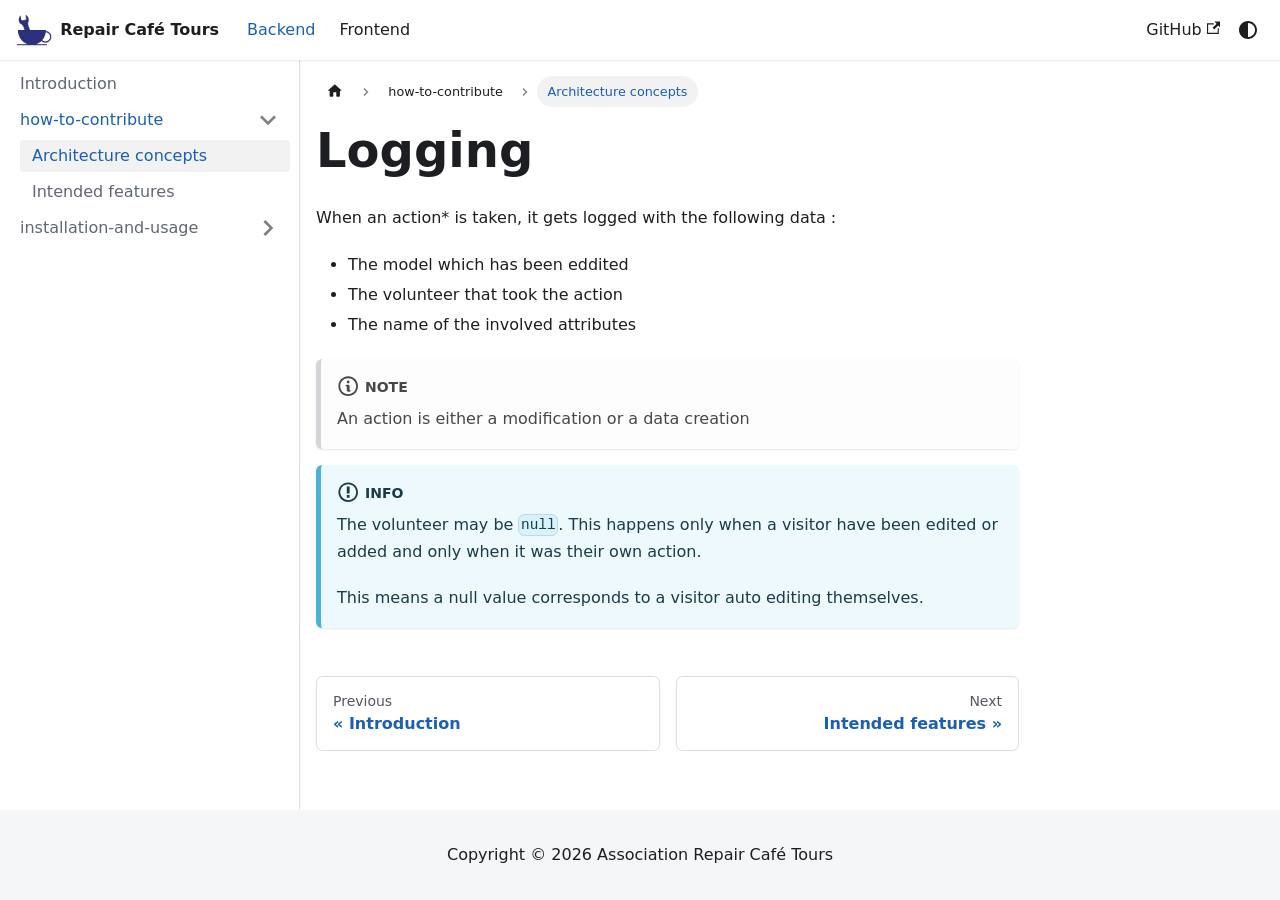
<file: doc/backend/how-to-contribute/architecture-concepts/index.html>
<!doctype html><html lang=en dir=ltr class="docs-wrapper plugin-docs plugin-id-default docs-version-current docs-doc-page docs-doc-id-backend/how-to-contribute/architecture-concepts" data-has-hydrated=false><head><meta charset=UTF-8><meta name=generator content="Docusaurus v3.10.0"><title data-rh=true>Logging | Repair Café Tours</title><meta data-rh=true name=viewport content="width=device-width, initial-scale=1.0"/><meta data-rh=true name=twitter:card content=summary_large_image /><meta data-rh=true property=og:image content=https://globe.repaircafetours.fr/doc/img/docusaurus-social-card.jpg /><meta data-rh=true name=twitter:image content=https://globe.repaircafetours.fr/doc/img/docusaurus-social-card.jpg /><meta data-rh=true property=og:url content=https://globe.repaircafetours.fr/doc/backend/how-to-contribute/architecture-concepts /><meta data-rh=true property=og:locale content=en /><meta data-rh=true name=docusaurus_locale content=en /><meta data-rh=true name=docsearch:language content=en /><meta data-rh=true name=docusaurus_version content=current /><meta data-rh=true name=docusaurus_tag content=docs-default-current /><meta data-rh=true name=docsearch:version content=current /><meta data-rh=true name=docsearch:docusaurus_tag content=docs-default-current /><meta data-rh=true property=og:title content="Logging | Repair Café Tours"/><meta data-rh=true name=description content="When an action\* is taken, it gets logged with the following data :"/><meta data-rh=true property=og:description content="When an action\* is taken, it gets logged with the following data :"/><link data-rh=true rel=icon href=/doc/img/favicon.ico /><link data-rh=true rel=canonical href=https://globe.repaircafetours.fr/doc/backend/how-to-contribute/architecture-concepts /><link data-rh=true rel=alternate href=https://globe.repaircafetours.fr/doc/backend/how-to-contribute/architecture-concepts hreflang=en /><link data-rh=true rel=alternate href=https://globe.repaircafetours.fr/doc/backend/how-to-contribute/architecture-concepts hreflang=x-default /><script data-rh=true type=application/ld+json>{"@context":"https://schema.org","@type":"BreadcrumbList","itemListElement":[{"@type":"ListItem","item":"https://globe.repaircafetours.fr/doc/backend/how-to-contribute/architecture-concepts","name":"Architecture concepts","position":1}]}</script><link rel=stylesheet href=/doc/assets/css/styles.0519fa43.css /><script src=/doc/assets/js/runtime~main.d98f4056.js defer></script><script src=/doc/assets/js/main.f0867c48.js defer></script></head><body><svg style="display: none;"><defs>
<symbol id=theme-svg-external-link viewBox="0 0 24 24"><path fill=currentColor d="M21 13v10h-21v-19h12v2h-10v15h17v-8h2zm3-12h-10.988l4.035 4-6.977 7.07 2.828 2.828 6.977-7.07 4.125 4.172v-11z"/></symbol>
</defs></svg>
<script>!function(){var t=function(){try{return new URLSearchParams(window.location.search).get("docusaurus-theme")}catch(t){}}()||function(){try{return window.localStorage.getItem("theme-3a6")}catch(t){}}();document.documentElement.setAttribute("data-theme",t||(window.matchMedia("(prefers-color-scheme: dark)").matches?"dark":"light")),document.documentElement.setAttribute("data-theme-choice",t||"system")}(),function(){try{for(var[t,e]of new URLSearchParams(window.location.search).entries())if(t.startsWith("docusaurus-data-")){var a=t.replace("docusaurus-data-","data-");document.documentElement.setAttribute(a,e)}}catch(t){}}()</script><div id=__docusaurus><link rel=preload as=image href=/doc/img/Logo.png /><div role=region aria-label="Skip to main content"><a class=skipToContent_fXgn href=#__docusaurus_skipToContent_fallback>Skip to main content</a></div><nav aria-label=Main class="theme-layout-navbar navbar navbar--fixed-top"><div class=navbar__inner><div class="theme-layout-navbar-left navbar__items"><button aria-label="Toggle navigation bar" aria-expanded=false class="navbar__toggle clean-btn" type=button><svg width=30 height=30 viewBox="0 0 30 30" aria-hidden=true><path stroke=currentColor stroke-linecap=round stroke-miterlimit=10 stroke-width=2 d="M4 7h22M4 15h22M4 23h22"/></svg></button><a class=navbar__brand href=/doc/><div class=navbar__logo><img src=/doc/img/Logo.png alt="Logo Repair Café Tours" class="themedComponent_mlkZ themedComponent--light_NVdE"/><img src=/doc/img/Logo.png alt="Logo Repair Café Tours" class="themedComponent_mlkZ themedComponent--dark_xIcU"/></div><b class="navbar__title text--truncate">Repair Café Tours</b></a><a aria-current=page class="navbar__item navbar__link navbar__link--active" href=/doc/backend/intro>Backend</a><a class="navbar__item navbar__link" href=/doc/frontend/intro>Frontend</a></div><div class="theme-layout-navbar-right navbar__items navbar__items--right"><a href=https://github.com/repaircafetours target=_blank rel="noopener noreferrer" class="navbar__item navbar__link">GitHub<svg width=13.5 height=13.5 aria-label="(opens in new tab)" class=iconExternalLink_nPIU><use href=#theme-svg-external-link /></svg></a><div class="toggle_vylO colorModeToggle_DEke"><button class="clean-btn toggleButton_gllP toggleButtonDisabled_aARS" type=button disabled title="system mode" aria-label="Switch between dark and light mode (currently system mode)"><svg viewBox="0 0 24 24" width=24 height=24 aria-hidden=true class="toggleIcon_g3eP lightToggleIcon_pyhR"><path fill=currentColor d="M12,9c1.65,0,3,1.35,3,3s-1.35,3-3,3s-3-1.35-3-3S10.35,9,12,9 M12,7c-2.76,0-5,2.24-5,5s2.24,5,5,5s5-2.24,5-5 S14.76,7,12,7L12,7z M2,13l2,0c0.55,0,1-0.45,1-1s-0.45-1-1-1l-2,0c-0.55,0-1,0.45-1,1S1.45,13,2,13z M20,13l2,0c0.55,0,1-0.45,1-1 s-0.45-1-1-1l-2,0c-0.55,0-1,0.45-1,1S19.45,13,20,13z M11,2v2c0,0.55,0.45,1,1,1s1-0.45,1-1V2c0-0.55-0.45-1-1-1S11,1.45,11,2z M11,20v2c0,0.55,0.45,1,1,1s1-0.45,1-1v-2c0-0.55-0.45-1-1-1C11.45,19,11,19.45,11,20z M5.99,4.58c-0.39-0.39-1.03-0.39-1.41,0 c-0.39,0.39-0.39,1.03,0,1.41l1.06,1.06c0.39,0.39,1.03,0.39,1.41,0s0.39-1.03,0-1.41L5.99,4.58z M18.36,16.95 c-0.39-0.39-1.03-0.39-1.41,0c-0.39,0.39-0.39,1.03,0,1.41l1.06,1.06c0.39,0.39,1.03,0.39,1.41,0c0.39-0.39,0.39-1.03,0-1.41 L18.36,16.95z M19.42,5.99c0.39-0.39,0.39-1.03,0-1.41c-0.39-0.39-1.03-0.39-1.41,0l-1.06,1.06c-0.39,0.39-0.39,1.03,0,1.41 s1.03,0.39,1.41,0L19.42,5.99z M7.05,18.36c0.39-0.39,0.39-1.03,0-1.41c-0.39-0.39-1.03-0.39-1.41,0l-1.06,1.06 c-0.39,0.39-0.39,1.03,0,1.41s1.03,0.39,1.41,0L7.05,18.36z"/></svg><svg viewBox="0 0 24 24" width=24 height=24 aria-hidden=true class="toggleIcon_g3eP darkToggleIcon_wfgR"><path fill=currentColor d="M9.37,5.51C9.19,6.15,9.1,6.82,9.1,7.5c0,4.08,3.32,7.4,7.4,7.4c0.68,0,1.35-0.09,1.99-0.27C17.45,17.19,14.93,19,12,19 c-3.86,0-7-3.14-7-7C5,9.07,6.81,6.55,9.37,5.51z M12,3c-4.97,0-9,4.03-9,9s4.03,9,9,9s9-4.03,9-9c0-0.46-0.04-0.92-0.1-1.36 c-0.98,1.37-2.58,2.26-4.4,2.26c-2.98,0-5.4-2.42-5.4-5.4c0-1.81,0.89-3.42,2.26-4.4C12.92,3.04,12.46,3,12,3L12,3z"/></svg><svg viewBox="0 0 24 24" width=24 height=24 aria-hidden=true class="toggleIcon_g3eP systemToggleIcon_QzmC"><path fill=currentColor d="m12 21c4.971 0 9-4.029 9-9s-4.029-9-9-9-9 4.029-9 9 4.029 9 9 9zm4.95-13.95c1.313 1.313 2.05 3.093 2.05 4.95s-0.738 3.637-2.05 4.95c-1.313 1.313-3.093 2.05-4.95 2.05v-14c1.857 0 3.637 0.737 4.95 2.05z"/></svg></button></div><div class=navbarSearchContainer_Bca1></div></div></div><div role=presentation class=navbar-sidebar__backdrop></div></nav><div id=__docusaurus_skipToContent_fallback class="theme-layout-main main-wrapper mainWrapper_z2l0"><div class=docsWrapper_hBAB><button aria-label="Scroll back to top" class="clean-btn theme-back-to-top-button backToTopButton_sjWU" type=button></button><div class=docRoot_UBD9><aside class="theme-doc-sidebar-container docSidebarContainer_YfHR"><div class=sidebarViewport_aRkj><div class=sidebar_njMd><nav aria-label="Docs sidebar" class="menu thin-scrollbar menu_SIkG"><ul class="theme-doc-sidebar-menu menu__list"><li class="theme-doc-sidebar-item-link theme-doc-sidebar-item-link-level-1 menu__list-item"><a class=menu__link href=/doc/backend/intro><span title=Introduction class=linkLabel_WmDU>Introduction</span></a><li class="theme-doc-sidebar-item-category theme-doc-sidebar-item-category-level-1 menu__list-item"><div class=menu__list-item-collapsible><a class="categoryLink_byQd menu__link menu__link--sublist menu__link--sublist-caret menu__link--active" role=button aria-expanded=true href=/doc/backend/how-to-contribute/architecture-concepts><span title=how-to-contribute class=categoryLinkLabel_W154>how-to-contribute</span></a></div><ul class=menu__list><li class="theme-doc-sidebar-item-link theme-doc-sidebar-item-link-level-2 menu__list-item"><a class="menu__link menu__link--active" aria-current=page tabindex=0 href=/doc/backend/how-to-contribute/architecture-concepts><span title="Architecture concepts" class=linkLabel_WmDU>Architecture concepts</span></a><li class="theme-doc-sidebar-item-link theme-doc-sidebar-item-link-level-2 menu__list-item"><a class=menu__link tabindex=0 href=/doc/backend/how-to-contribute/intended-feature><span title="Intended features" class=linkLabel_WmDU>Intended features</span></a></ul><li class="theme-doc-sidebar-item-category theme-doc-sidebar-item-category-level-1 menu__list-item menu__list-item--collapsed"><div class=menu__list-item-collapsible><a class="categoryLink_byQd menu__link menu__link--sublist menu__link--sublist-caret" role=button aria-expanded=false href=/doc/backend/installation-and-usage/installation><span title=installation-and-usage class=categoryLinkLabel_W154>installation-and-usage</span></a></div></ul></nav></div></div></aside><main class=docMainContainer_TBSr><div class="container padding-top--md padding-bottom--lg"><div class=row><div class="col docItemCol_VOVn"><div class=docItemContainer_Djhp><article><nav class="theme-doc-breadcrumbs breadcrumbsContainer_Z_bl" aria-label=Breadcrumbs><ul class=breadcrumbs><li class=breadcrumbs__item><a aria-label="Home page" class=breadcrumbs__link href=/doc/><svg viewBox="0 0 24 24" class=breadcrumbHomeIcon_YNFT><path d="M10 19v-5h4v5c0 .55.45 1 1 1h3c.55 0 1-.45 1-1v-7h1.7c.46 0 .68-.57.33-.87L12.67 3.6c-.38-.34-.96-.34-1.34 0l-8.36 7.53c-.34.3-.13.87.33.87H5v7c0 .55.45 1 1 1h3c.55 0 1-.45 1-1z" fill=currentColor /></svg></a><li class=breadcrumbs__item><span class=breadcrumbs__link>how-to-contribute</span><li class="breadcrumbs__item breadcrumbs__item--active"><span class=breadcrumbs__link>Architecture concepts</span></ul></nav><div class="theme-doc-markdown markdown"><header><h1>Logging</h1></header>
<p>When an action* is taken, it gets logged with the following data :</p>
<ul>
<li class="">The model which has been eddited</li>
<li class="">The volunteer that took the action</li>
<li class="">The name of the involved attributes</li>
</ul>
<div class="theme-admonition theme-admonition-note admonition_xJq3 alert alert--secondary"><div class=admonitionHeading_Gvgb><span class=admonitionIcon_Rf37><svg viewBox="0 0 14 16"><path fill-rule=evenodd d="M6.3 5.69a.942.942 0 0 1-.28-.7c0-.28.09-.52.28-.7.19-.18.42-.28.7-.28.28 0 .52.09.7.28.18.19.28.42.28.7 0 .28-.09.52-.28.7a1 1 0 0 1-.7.3c-.28 0-.52-.11-.7-.3zM8 7.99c-.02-.25-.11-.48-.31-.69-.2-.19-.42-.3-.69-.31H6c-.27.02-.48.13-.69.31-.2.2-.3.44-.31.69h1v3c.02.27.11.5.31.69.2.2.42.31.69.31h1c.27 0 .48-.11.69-.31.2-.19.3-.42.31-.69H8V7.98v.01zM7 2.3c-3.14 0-5.7 2.54-5.7 5.68 0 3.14 2.56 5.7 5.7 5.7s5.7-2.55 5.7-5.7c0-3.15-2.56-5.69-5.7-5.69v.01zM7 .98c3.86 0 7 3.14 7 7s-3.14 7-7 7-7-3.12-7-7 3.14-7 7-7z"/></svg></span>note</div><div class=admonitionContent_BuS1><p>An action is either a modification or a data creation</div></div>
<div class="theme-admonition theme-admonition-info admonition_xJq3 alert alert--info"><div class=admonitionHeading_Gvgb><span class=admonitionIcon_Rf37><svg viewBox="0 0 14 16"><path fill-rule=evenodd d="M7 2.3c3.14 0 5.7 2.56 5.7 5.7s-2.56 5.7-5.7 5.7A5.71 5.71 0 0 1 1.3 8c0-3.14 2.56-5.7 5.7-5.7zM7 1C3.14 1 0 4.14 0 8s3.14 7 7 7 7-3.14 7-7-3.14-7-7-7zm1 3H6v5h2V4zm0 6H6v2h2v-2z"/></svg></span>info</div><div class=admonitionContent_BuS1><p>The volunteer may be <code>null</code>. This happens only when a visitor have been edited or added and only when it was their own action.<p>This means a null value corresponds to a visitor auto editing themselves.</div></div></div></article><nav class="docusaurus-mt-lg pagination-nav" aria-label="Docs pages"><a class="pagination-nav__link pagination-nav__link--prev" href=/doc/backend/intro><div class=pagination-nav__sublabel>Previous</div><div class=pagination-nav__label>Introduction</div></a><a class="pagination-nav__link pagination-nav__link--next" href=/doc/backend/how-to-contribute/intended-feature><div class=pagination-nav__sublabel>Next</div><div class=pagination-nav__label>Intended features</div></a></nav></div></div></div></div></main></div></div></div><footer class="theme-layout-footer footer"><div class="container container-fluid"><div class="footer__bottom text--center"><div class=footer__copyright>Copyright © 2026 Association Repair Café Tours</div></div></div></footer></div></body>
</file>
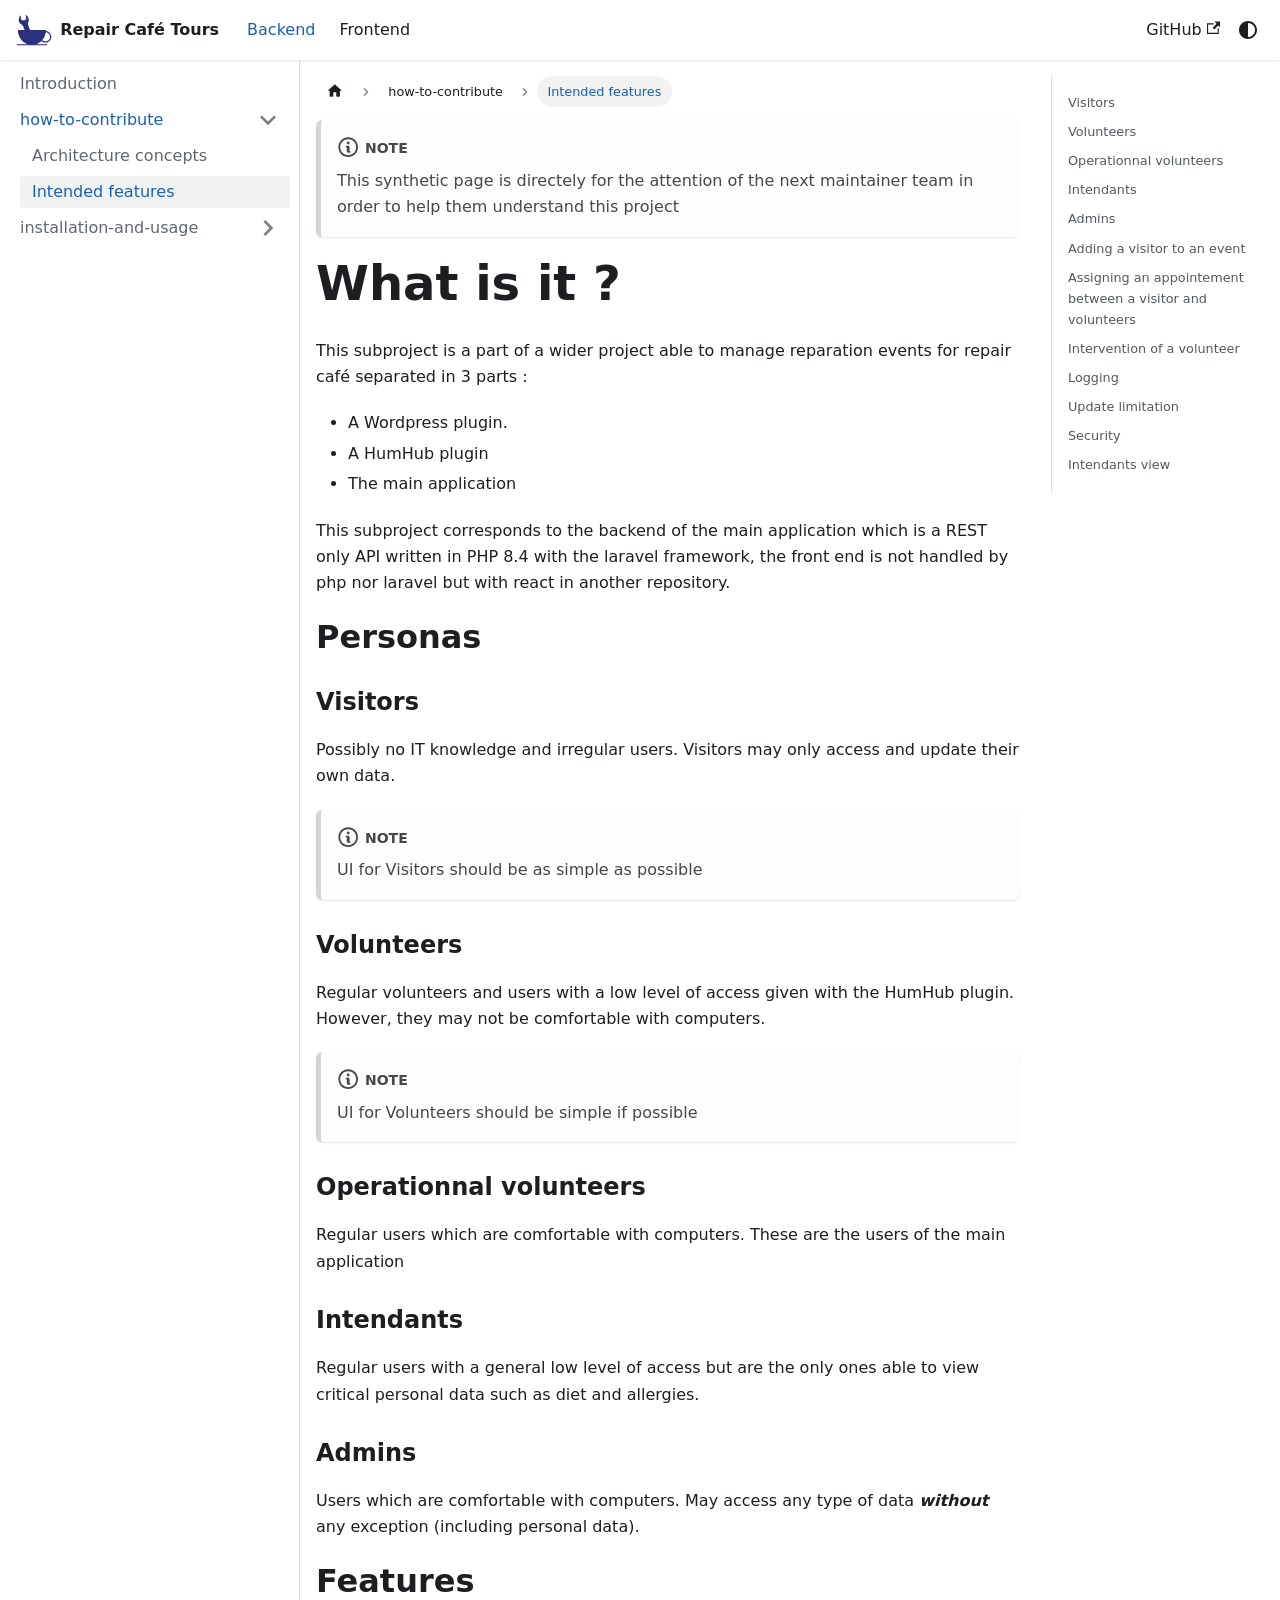
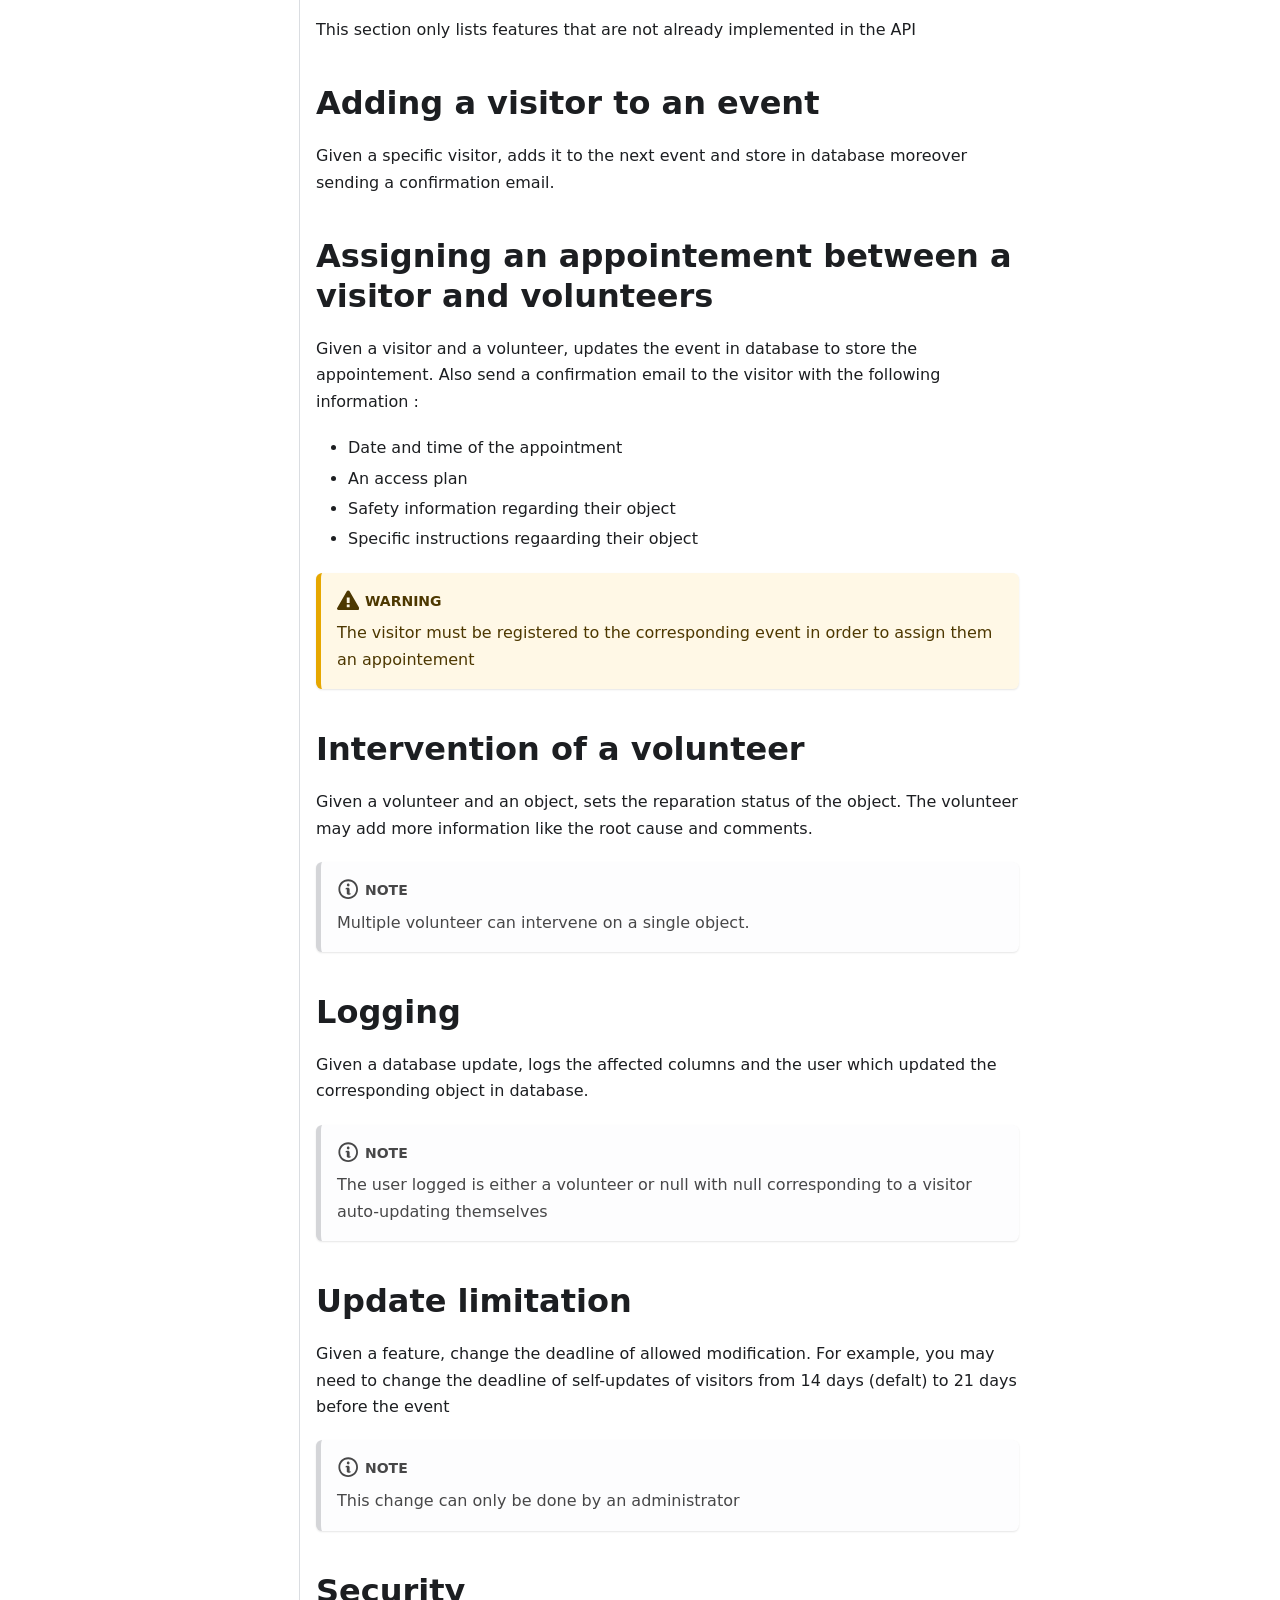
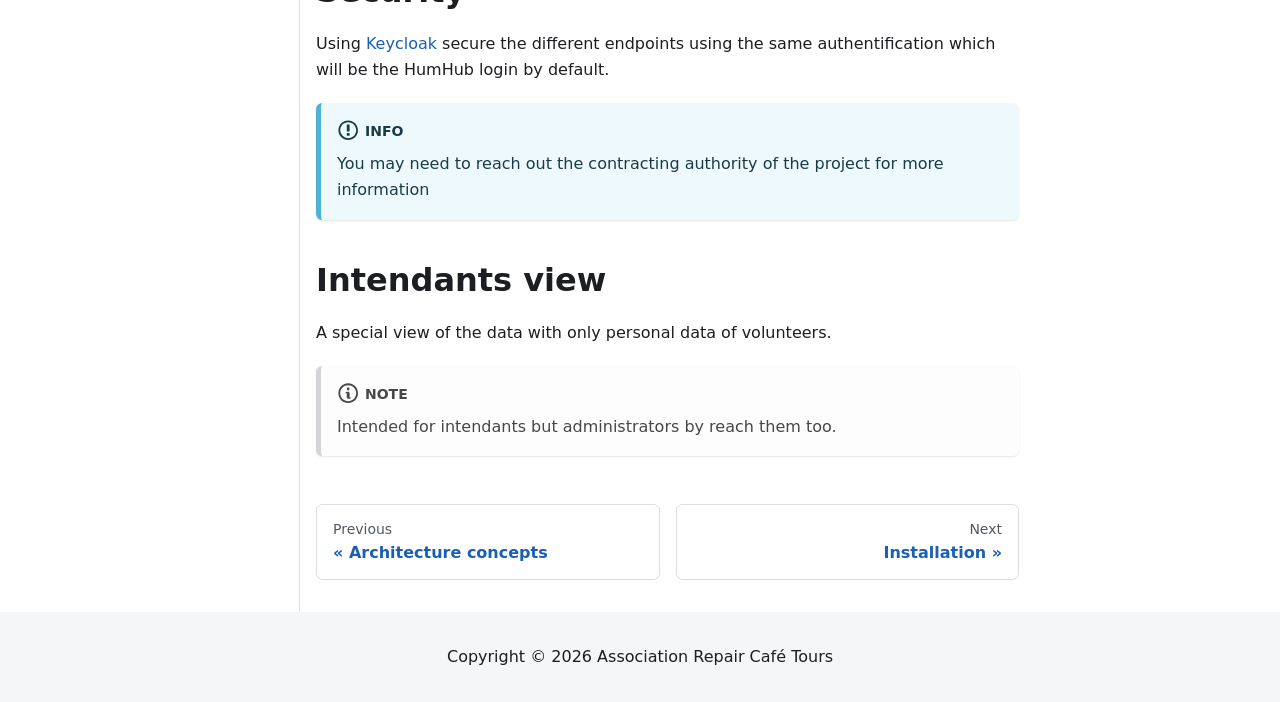
<file: doc/backend/how-to-contribute/intended-feature/index.html>
<!doctype html><html lang=en dir=ltr class="docs-wrapper plugin-docs plugin-id-default docs-version-current docs-doc-page docs-doc-id-backend/how-to-contribute/intended-feature" data-has-hydrated=false><head><meta charset=UTF-8><meta name=generator content="Docusaurus v3.10.0"><title data-rh=true>intended-feature | Repair Café Tours</title><meta data-rh=true name=viewport content="width=device-width, initial-scale=1.0"/><meta data-rh=true name=twitter:card content=summary_large_image /><meta data-rh=true property=og:image content=https://globe.repaircafetours.fr/doc/img/docusaurus-social-card.jpg /><meta data-rh=true name=twitter:image content=https://globe.repaircafetours.fr/doc/img/docusaurus-social-card.jpg /><meta data-rh=true property=og:url content=https://globe.repaircafetours.fr/doc/backend/how-to-contribute/intended-feature /><meta data-rh=true property=og:locale content=en /><meta data-rh=true name=docusaurus_locale content=en /><meta data-rh=true name=docsearch:language content=en /><meta data-rh=true name=docusaurus_version content=current /><meta data-rh=true name=docusaurus_tag content=docs-default-current /><meta data-rh=true name=docsearch:version content=current /><meta data-rh=true name=docsearch:docusaurus_tag content=docs-default-current /><meta data-rh=true property=og:title content="intended-feature | Repair Café Tours"/><meta data-rh=true name=description content="This synthetic page is directely for the attention of the next maintainer team in order to help them understand this project"/><meta data-rh=true property=og:description content="This synthetic page is directely for the attention of the next maintainer team in order to help them understand this project"/><link data-rh=true rel=icon href=/doc/img/favicon.ico /><link data-rh=true rel=canonical href=https://globe.repaircafetours.fr/doc/backend/how-to-contribute/intended-feature /><link data-rh=true rel=alternate href=https://globe.repaircafetours.fr/doc/backend/how-to-contribute/intended-feature hreflang=en /><link data-rh=true rel=alternate href=https://globe.repaircafetours.fr/doc/backend/how-to-contribute/intended-feature hreflang=x-default /><script data-rh=true type=application/ld+json>{"@context":"https://schema.org","@type":"BreadcrumbList","itemListElement":[{"@type":"ListItem","item":"https://globe.repaircafetours.fr/doc/backend/how-to-contribute/intended-feature","name":"Intended features","position":1}]}</script><link rel=stylesheet href=/doc/assets/css/styles.0519fa43.css /><script src=/doc/assets/js/runtime~main.d98f4056.js defer></script><script src=/doc/assets/js/main.f0867c48.js defer></script></head><body><svg style="display: none;"><defs>
<symbol id=theme-svg-external-link viewBox="0 0 24 24"><path fill=currentColor d="M21 13v10h-21v-19h12v2h-10v15h17v-8h2zm3-12h-10.988l4.035 4-6.977 7.07 2.828 2.828 6.977-7.07 4.125 4.172v-11z"/></symbol>
</defs></svg>
<script>!function(){var t=function(){try{return new URLSearchParams(window.location.search).get("docusaurus-theme")}catch(t){}}()||function(){try{return window.localStorage.getItem("theme-3a6")}catch(t){}}();document.documentElement.setAttribute("data-theme",t||(window.matchMedia("(prefers-color-scheme: dark)").matches?"dark":"light")),document.documentElement.setAttribute("data-theme-choice",t||"system")}(),function(){try{for(var[t,e]of new URLSearchParams(window.location.search).entries())if(t.startsWith("docusaurus-data-")){var a=t.replace("docusaurus-data-","data-");document.documentElement.setAttribute(a,e)}}catch(t){}}()</script><div id=__docusaurus><link rel=preload as=image href=/doc/img/Logo.png /><div role=region aria-label="Skip to main content"><a class=skipToContent_fXgn href=#__docusaurus_skipToContent_fallback>Skip to main content</a></div><nav aria-label=Main class="theme-layout-navbar navbar navbar--fixed-top"><div class=navbar__inner><div class="theme-layout-navbar-left navbar__items"><button aria-label="Toggle navigation bar" aria-expanded=false class="navbar__toggle clean-btn" type=button><svg width=30 height=30 viewBox="0 0 30 30" aria-hidden=true><path stroke=currentColor stroke-linecap=round stroke-miterlimit=10 stroke-width=2 d="M4 7h22M4 15h22M4 23h22"/></svg></button><a class=navbar__brand href=/doc/><div class=navbar__logo><img src=/doc/img/Logo.png alt="Logo Repair Café Tours" class="themedComponent_mlkZ themedComponent--light_NVdE"/><img src=/doc/img/Logo.png alt="Logo Repair Café Tours" class="themedComponent_mlkZ themedComponent--dark_xIcU"/></div><b class="navbar__title text--truncate">Repair Café Tours</b></a><a aria-current=page class="navbar__item navbar__link navbar__link--active" href=/doc/backend/intro>Backend</a><a class="navbar__item navbar__link" href=/doc/frontend/intro>Frontend</a></div><div class="theme-layout-navbar-right navbar__items navbar__items--right"><a href=https://github.com/repaircafetours target=_blank rel="noopener noreferrer" class="navbar__item navbar__link">GitHub<svg width=13.5 height=13.5 aria-label="(opens in new tab)" class=iconExternalLink_nPIU><use href=#theme-svg-external-link /></svg></a><div class="toggle_vylO colorModeToggle_DEke"><button class="clean-btn toggleButton_gllP toggleButtonDisabled_aARS" type=button disabled title="system mode" aria-label="Switch between dark and light mode (currently system mode)"><svg viewBox="0 0 24 24" width=24 height=24 aria-hidden=true class="toggleIcon_g3eP lightToggleIcon_pyhR"><path fill=currentColor d="M12,9c1.65,0,3,1.35,3,3s-1.35,3-3,3s-3-1.35-3-3S10.35,9,12,9 M12,7c-2.76,0-5,2.24-5,5s2.24,5,5,5s5-2.24,5-5 S14.76,7,12,7L12,7z M2,13l2,0c0.55,0,1-0.45,1-1s-0.45-1-1-1l-2,0c-0.55,0-1,0.45-1,1S1.45,13,2,13z M20,13l2,0c0.55,0,1-0.45,1-1 s-0.45-1-1-1l-2,0c-0.55,0-1,0.45-1,1S19.45,13,20,13z M11,2v2c0,0.55,0.45,1,1,1s1-0.45,1-1V2c0-0.55-0.45-1-1-1S11,1.45,11,2z M11,20v2c0,0.55,0.45,1,1,1s1-0.45,1-1v-2c0-0.55-0.45-1-1-1C11.45,19,11,19.45,11,20z M5.99,4.58c-0.39-0.39-1.03-0.39-1.41,0 c-0.39,0.39-0.39,1.03,0,1.41l1.06,1.06c0.39,0.39,1.03,0.39,1.41,0s0.39-1.03,0-1.41L5.99,4.58z M18.36,16.95 c-0.39-0.39-1.03-0.39-1.41,0c-0.39,0.39-0.39,1.03,0,1.41l1.06,1.06c0.39,0.39,1.03,0.39,1.41,0c0.39-0.39,0.39-1.03,0-1.41 L18.36,16.95z M19.42,5.99c0.39-0.39,0.39-1.03,0-1.41c-0.39-0.39-1.03-0.39-1.41,0l-1.06,1.06c-0.39,0.39-0.39,1.03,0,1.41 s1.03,0.39,1.41,0L19.42,5.99z M7.05,18.36c0.39-0.39,0.39-1.03,0-1.41c-0.39-0.39-1.03-0.39-1.41,0l-1.06,1.06 c-0.39,0.39-0.39,1.03,0,1.41s1.03,0.39,1.41,0L7.05,18.36z"/></svg><svg viewBox="0 0 24 24" width=24 height=24 aria-hidden=true class="toggleIcon_g3eP darkToggleIcon_wfgR"><path fill=currentColor d="M9.37,5.51C9.19,6.15,9.1,6.82,9.1,7.5c0,4.08,3.32,7.4,7.4,7.4c0.68,0,1.35-0.09,1.99-0.27C17.45,17.19,14.93,19,12,19 c-3.86,0-7-3.14-7-7C5,9.07,6.81,6.55,9.37,5.51z M12,3c-4.97,0-9,4.03-9,9s4.03,9,9,9s9-4.03,9-9c0-0.46-0.04-0.92-0.1-1.36 c-0.98,1.37-2.58,2.26-4.4,2.26c-2.98,0-5.4-2.42-5.4-5.4c0-1.81,0.89-3.42,2.26-4.4C12.92,3.04,12.46,3,12,3L12,3z"/></svg><svg viewBox="0 0 24 24" width=24 height=24 aria-hidden=true class="toggleIcon_g3eP systemToggleIcon_QzmC"><path fill=currentColor d="m12 21c4.971 0 9-4.029 9-9s-4.029-9-9-9-9 4.029-9 9 4.029 9 9 9zm4.95-13.95c1.313 1.313 2.05 3.093 2.05 4.95s-0.738 3.637-2.05 4.95c-1.313 1.313-3.093 2.05-4.95 2.05v-14c1.857 0 3.637 0.737 4.95 2.05z"/></svg></button></div><div class=navbarSearchContainer_Bca1></div></div></div><div role=presentation class=navbar-sidebar__backdrop></div></nav><div id=__docusaurus_skipToContent_fallback class="theme-layout-main main-wrapper mainWrapper_z2l0"><div class=docsWrapper_hBAB><button aria-label="Scroll back to top" class="clean-btn theme-back-to-top-button backToTopButton_sjWU" type=button></button><div class=docRoot_UBD9><aside class="theme-doc-sidebar-container docSidebarContainer_YfHR"><div class=sidebarViewport_aRkj><div class=sidebar_njMd><nav aria-label="Docs sidebar" class="menu thin-scrollbar menu_SIkG"><ul class="theme-doc-sidebar-menu menu__list"><li class="theme-doc-sidebar-item-link theme-doc-sidebar-item-link-level-1 menu__list-item"><a class=menu__link href=/doc/backend/intro><span title=Introduction class=linkLabel_WmDU>Introduction</span></a><li class="theme-doc-sidebar-item-category theme-doc-sidebar-item-category-level-1 menu__list-item"><div class=menu__list-item-collapsible><a class="categoryLink_byQd menu__link menu__link--sublist menu__link--sublist-caret menu__link--active" role=button aria-expanded=true href=/doc/backend/how-to-contribute/architecture-concepts><span title=how-to-contribute class=categoryLinkLabel_W154>how-to-contribute</span></a></div><ul class=menu__list><li class="theme-doc-sidebar-item-link theme-doc-sidebar-item-link-level-2 menu__list-item"><a class=menu__link tabindex=0 href=/doc/backend/how-to-contribute/architecture-concepts><span title="Architecture concepts" class=linkLabel_WmDU>Architecture concepts</span></a><li class="theme-doc-sidebar-item-link theme-doc-sidebar-item-link-level-2 menu__list-item"><a class="menu__link menu__link--active" aria-current=page tabindex=0 href=/doc/backend/how-to-contribute/intended-feature><span title="Intended features" class=linkLabel_WmDU>Intended features</span></a></ul><li class="theme-doc-sidebar-item-category theme-doc-sidebar-item-category-level-1 menu__list-item menu__list-item--collapsed"><div class=menu__list-item-collapsible><a class="categoryLink_byQd menu__link menu__link--sublist menu__link--sublist-caret" role=button aria-expanded=false href=/doc/backend/installation-and-usage/installation><span title=installation-and-usage class=categoryLinkLabel_W154>installation-and-usage</span></a></div></ul></nav></div></div></aside><main class=docMainContainer_TBSr><div class="container padding-top--md padding-bottom--lg"><div class=row><div class="col docItemCol_VOVn"><div class=docItemContainer_Djhp><article><nav class="theme-doc-breadcrumbs breadcrumbsContainer_Z_bl" aria-label=Breadcrumbs><ul class=breadcrumbs><li class=breadcrumbs__item><a aria-label="Home page" class=breadcrumbs__link href=/doc/><svg viewBox="0 0 24 24" class=breadcrumbHomeIcon_YNFT><path d="M10 19v-5h4v5c0 .55.45 1 1 1h3c.55 0 1-.45 1-1v-7h1.7c.46 0 .68-.57.33-.87L12.67 3.6c-.38-.34-.96-.34-1.34 0l-8.36 7.53c-.34.3-.13.87.33.87H5v7c0 .55.45 1 1 1h3c.55 0 1-.45 1-1z" fill=currentColor /></svg></a><li class=breadcrumbs__item><span class=breadcrumbs__link>how-to-contribute</span><li class="breadcrumbs__item breadcrumbs__item--active"><span class=breadcrumbs__link>Intended features</span></ul></nav><div class="tocCollapsible_ETCw theme-doc-toc-mobile tocMobile_ITEo"><button type=button class="clean-btn tocCollapsibleButton_TO0P">On this page</button></div><div class="theme-doc-markdown markdown"><div class="theme-admonition theme-admonition-note admonition_xJq3 alert alert--secondary"><div class=admonitionHeading_Gvgb><span class=admonitionIcon_Rf37><svg viewBox="0 0 14 16"><path fill-rule=evenodd d="M6.3 5.69a.942.942 0 0 1-.28-.7c0-.28.09-.52.28-.7.19-.18.42-.28.7-.28.28 0 .52.09.7.28.18.19.28.42.28.7 0 .28-.09.52-.28.7a1 1 0 0 1-.7.3c-.28 0-.52-.11-.7-.3zM8 7.99c-.02-.25-.11-.48-.31-.69-.2-.19-.42-.3-.69-.31H6c-.27.02-.48.13-.69.31-.2.2-.3.44-.31.69h1v3c.02.27.11.5.31.69.2.2.42.31.69.31h1c.27 0 .48-.11.69-.31.2-.19.3-.42.31-.69H8V7.98v.01zM7 2.3c-3.14 0-5.7 2.54-5.7 5.68 0 3.14 2.56 5.7 5.7 5.7s5.7-2.55 5.7-5.7c0-3.15-2.56-5.69-5.7-5.69v.01zM7 .98c3.86 0 7 3.14 7 7s-3.14 7-7 7-7-3.12-7-7 3.14-7 7-7z"/></svg></span>note</div><div class=admonitionContent_BuS1><p>This synthetic page is directely for the attention of the next maintainer team in order to help them understand this project</div></div>
<header><h1>What is it ?</h1></header>
<p>This subproject is a part of a wider project able to manage reparation events for repair café separated in 3 parts :</p>
<ul>
<li class="">A Wordpress plugin.</li>
<li class="">A HumHub plugin</li>
<li class="">The main application</li>
</ul>
<p>This subproject corresponds to the backend of the main application which is a REST only API written in PHP 8.4 with the laravel framework,
the front end is not handled by php nor laravel but with react in another repository.</p>
<h1>Personas</h1>
<h3 class="anchor anchorTargetStickyNavbar_Vzrq" id=visitors>Visitors<a href=#visitors class=hash-link aria-label="Direct link to Visitors" title="Direct link to Visitors" translate=no>​</a></h3>
<p>Possibly no IT knowledge and irregular users. Visitors may only access and update their own data.</p>
<div class="theme-admonition theme-admonition-note admonition_xJq3 alert alert--secondary"><div class=admonitionHeading_Gvgb><span class=admonitionIcon_Rf37><svg viewBox="0 0 14 16"><path fill-rule=evenodd d="M6.3 5.69a.942.942 0 0 1-.28-.7c0-.28.09-.52.28-.7.19-.18.42-.28.7-.28.28 0 .52.09.7.28.18.19.28.42.28.7 0 .28-.09.52-.28.7a1 1 0 0 1-.7.3c-.28 0-.52-.11-.7-.3zM8 7.99c-.02-.25-.11-.48-.31-.69-.2-.19-.42-.3-.69-.31H6c-.27.02-.48.13-.69.31-.2.2-.3.44-.31.69h1v3c.02.27.11.5.31.69.2.2.42.31.69.31h1c.27 0 .48-.11.69-.31.2-.19.3-.42.31-.69H8V7.98v.01zM7 2.3c-3.14 0-5.7 2.54-5.7 5.68 0 3.14 2.56 5.7 5.7 5.7s5.7-2.55 5.7-5.7c0-3.15-2.56-5.69-5.7-5.69v.01zM7 .98c3.86 0 7 3.14 7 7s-3.14 7-7 7-7-3.12-7-7 3.14-7 7-7z"/></svg></span>note</div><div class=admonitionContent_BuS1><p>UI for Visitors should be as simple as possible</div></div>
<h3 class="anchor anchorTargetStickyNavbar_Vzrq" id=volunteers>Volunteers<a href=#volunteers class=hash-link aria-label="Direct link to Volunteers" title="Direct link to Volunteers" translate=no>​</a></h3>
<p>Regular volunteers and users with a low level of access given with the HumHub plugin.
However, they may not be comfortable with computers.</p>
<div class="theme-admonition theme-admonition-note admonition_xJq3 alert alert--secondary"><div class=admonitionHeading_Gvgb><span class=admonitionIcon_Rf37><svg viewBox="0 0 14 16"><path fill-rule=evenodd d="M6.3 5.69a.942.942 0 0 1-.28-.7c0-.28.09-.52.28-.7.19-.18.42-.28.7-.28.28 0 .52.09.7.28.18.19.28.42.28.7 0 .28-.09.52-.28.7a1 1 0 0 1-.7.3c-.28 0-.52-.11-.7-.3zM8 7.99c-.02-.25-.11-.48-.31-.69-.2-.19-.42-.3-.69-.31H6c-.27.02-.48.13-.69.31-.2.2-.3.44-.31.69h1v3c.02.27.11.5.31.69.2.2.42.31.69.31h1c.27 0 .48-.11.69-.31.2-.19.3-.42.31-.69H8V7.98v.01zM7 2.3c-3.14 0-5.7 2.54-5.7 5.68 0 3.14 2.56 5.7 5.7 5.7s5.7-2.55 5.7-5.7c0-3.15-2.56-5.69-5.7-5.69v.01zM7 .98c3.86 0 7 3.14 7 7s-3.14 7-7 7-7-3.12-7-7 3.14-7 7-7z"/></svg></span>note</div><div class=admonitionContent_BuS1><p>UI for Volunteers should be simple if possible</div></div>
<h3 class="anchor anchorTargetStickyNavbar_Vzrq" id=operationnal-volunteers>Operationnal volunteers<a href=#operationnal-volunteers class=hash-link aria-label="Direct link to Operationnal volunteers" title="Direct link to Operationnal volunteers" translate=no>​</a></h3>
<p>Regular users which are comfortable with computers. These are the users of the main application</p>
<h3 class="anchor anchorTargetStickyNavbar_Vzrq" id=intendants>Intendants<a href=#intendants class=hash-link aria-label="Direct link to Intendants" title="Direct link to Intendants" translate=no>​</a></h3>
<p>Regular users with a general low level of access but are the only ones able to view critical personal data such as diet and allergies.</p>
<h3 class="anchor anchorTargetStickyNavbar_Vzrq" id=admins>Admins<a href=#admins class=hash-link aria-label="Direct link to Admins" title="Direct link to Admins" translate=no>​</a></h3>
<p>Users which are comfortable with computers. May access any type of data <em><strong>without</strong></em> any exception (including personal data).</p>
<h1>Features</h1>
<p>This section only lists features that are not already implemented in the API</p>
<h2 class="anchor anchorTargetStickyNavbar_Vzrq" id=adding-a-visitor-to-an-event>Adding a visitor to an event<a href=#adding-a-visitor-to-an-event class=hash-link aria-label="Direct link to Adding a visitor to an event" title="Direct link to Adding a visitor to an event" translate=no>​</a></h2>
<p>Given a specific visitor, adds it to the next event and store in database moreover sending a confirmation email.</p>
<h2 class="anchor anchorTargetStickyNavbar_Vzrq" id=assigning-an-appointement-between-a-visitor-and-volunteers>Assigning an appointement between a visitor and volunteers<a href=#assigning-an-appointement-between-a-visitor-and-volunteers class=hash-link aria-label="Direct link to Assigning an appointement between a visitor and volunteers" title="Direct link to Assigning an appointement between a visitor and volunteers" translate=no>​</a></h2>
<p>Given a visitor and a volunteer, updates the event in database to store the appointement. Also send a confirmation email to the visitor
with the following information :</p>
<ul>
<li class="">Date and time of the appointment</li>
<li class="">An access plan</li>
<li class="">Safety information regarding their object</li>
<li class="">Specific instructions regaarding their object</li>
</ul>
<div class="theme-admonition theme-admonition-warning admonition_xJq3 alert alert--warning"><div class=admonitionHeading_Gvgb><span class=admonitionIcon_Rf37><svg viewBox="0 0 16 16"><path fill-rule=evenodd d="M8.893 1.5c-.183-.31-.52-.5-.887-.5s-.703.19-.886.5L.138 13.499a.98.98 0 0 0 0 1.001c.193.31.53.501.886.501h13.964c.367 0 .704-.19.877-.5a1.03 1.03 0 0 0 .01-1.002L8.893 1.5zm.133 11.497H6.987v-2.003h2.039v2.003zm0-3.004H6.987V5.987h2.039v4.006z"/></svg></span>warning</div><div class=admonitionContent_BuS1><p>The visitor must be registered to the corresponding event in order to assign them an appointement</div></div>
<h2 class="anchor anchorTargetStickyNavbar_Vzrq" id=intervention-of-a-volunteer>Intervention of a volunteer<a href=#intervention-of-a-volunteer class=hash-link aria-label="Direct link to Intervention of a volunteer" title="Direct link to Intervention of a volunteer" translate=no>​</a></h2>
<p>Given a volunteer and an object, sets the reparation status of the object. The volunteer may add more information like the root cause and comments.</p>
<div class="theme-admonition theme-admonition-note admonition_xJq3 alert alert--secondary"><div class=admonitionHeading_Gvgb><span class=admonitionIcon_Rf37><svg viewBox="0 0 14 16"><path fill-rule=evenodd d="M6.3 5.69a.942.942 0 0 1-.28-.7c0-.28.09-.52.28-.7.19-.18.42-.28.7-.28.28 0 .52.09.7.28.18.19.28.42.28.7 0 .28-.09.52-.28.7a1 1 0 0 1-.7.3c-.28 0-.52-.11-.7-.3zM8 7.99c-.02-.25-.11-.48-.31-.69-.2-.19-.42-.3-.69-.31H6c-.27.02-.48.13-.69.31-.2.2-.3.44-.31.69h1v3c.02.27.11.5.31.69.2.2.42.31.69.31h1c.27 0 .48-.11.69-.31.2-.19.3-.42.31-.69H8V7.98v.01zM7 2.3c-3.14 0-5.7 2.54-5.7 5.68 0 3.14 2.56 5.7 5.7 5.7s5.7-2.55 5.7-5.7c0-3.15-2.56-5.69-5.7-5.69v.01zM7 .98c3.86 0 7 3.14 7 7s-3.14 7-7 7-7-3.12-7-7 3.14-7 7-7z"/></svg></span>note</div><div class=admonitionContent_BuS1><p>Multiple volunteer can intervene on a single object.</div></div>
<h2 class="anchor anchorTargetStickyNavbar_Vzrq" id=logging>Logging<a href=#logging class=hash-link aria-label="Direct link to Logging" title="Direct link to Logging" translate=no>​</a></h2>
<p>Given a database update, logs the affected columns and the user which updated the corresponding object in database.</p>
<div class="theme-admonition theme-admonition-note admonition_xJq3 alert alert--secondary"><div class=admonitionHeading_Gvgb><span class=admonitionIcon_Rf37><svg viewBox="0 0 14 16"><path fill-rule=evenodd d="M6.3 5.69a.942.942 0 0 1-.28-.7c0-.28.09-.52.28-.7.19-.18.42-.28.7-.28.28 0 .52.09.7.28.18.19.28.42.28.7 0 .28-.09.52-.28.7a1 1 0 0 1-.7.3c-.28 0-.52-.11-.7-.3zM8 7.99c-.02-.25-.11-.48-.31-.69-.2-.19-.42-.3-.69-.31H6c-.27.02-.48.13-.69.31-.2.2-.3.44-.31.69h1v3c.02.27.11.5.31.69.2.2.42.31.69.31h1c.27 0 .48-.11.69-.31.2-.19.3-.42.31-.69H8V7.98v.01zM7 2.3c-3.14 0-5.7 2.54-5.7 5.68 0 3.14 2.56 5.7 5.7 5.7s5.7-2.55 5.7-5.7c0-3.15-2.56-5.69-5.7-5.69v.01zM7 .98c3.86 0 7 3.14 7 7s-3.14 7-7 7-7-3.12-7-7 3.14-7 7-7z"/></svg></span>note</div><div class=admonitionContent_BuS1><p>The user logged is either a volunteer or null with null corresponding to a visitor auto-updating themselves</div></div>
<h2 class="anchor anchorTargetStickyNavbar_Vzrq" id=update-limitation>Update limitation<a href=#update-limitation class=hash-link aria-label="Direct link to Update limitation" title="Direct link to Update limitation" translate=no>​</a></h2>
<p>Given a feature, change the deadline of allowed modification. For example, you may need to change the deadline of self-updates of visitors from 14 days (defalt) to 21 days before the event</p>
<div class="theme-admonition theme-admonition-note admonition_xJq3 alert alert--secondary"><div class=admonitionHeading_Gvgb><span class=admonitionIcon_Rf37><svg viewBox="0 0 14 16"><path fill-rule=evenodd d="M6.3 5.69a.942.942 0 0 1-.28-.7c0-.28.09-.52.28-.7.19-.18.42-.28.7-.28.28 0 .52.09.7.28.18.19.28.42.28.7 0 .28-.09.52-.28.7a1 1 0 0 1-.7.3c-.28 0-.52-.11-.7-.3zM8 7.99c-.02-.25-.11-.48-.31-.69-.2-.19-.42-.3-.69-.31H6c-.27.02-.48.13-.69.31-.2.2-.3.44-.31.69h1v3c.02.27.11.5.31.69.2.2.42.31.69.31h1c.27 0 .48-.11.69-.31.2-.19.3-.42.31-.69H8V7.98v.01zM7 2.3c-3.14 0-5.7 2.54-5.7 5.68 0 3.14 2.56 5.7 5.7 5.7s5.7-2.55 5.7-5.7c0-3.15-2.56-5.69-5.7-5.69v.01zM7 .98c3.86 0 7 3.14 7 7s-3.14 7-7 7-7-3.12-7-7 3.14-7 7-7z"/></svg></span>note</div><div class=admonitionContent_BuS1><p>This change can only be done by an administrator</div></div>
<h2 class="anchor anchorTargetStickyNavbar_Vzrq" id=security>Security<a href=#security class=hash-link aria-label="Direct link to Security" title="Direct link to Security" translate=no>​</a></h2>
<p>Using <a href=https://www.keycloak.org/ target=_blank rel="noopener noreferrer" class="">Keycloak</a> secure the different endpoints using the same authentification which will be the HumHub login by default.</p>
<div class="theme-admonition theme-admonition-info admonition_xJq3 alert alert--info"><div class=admonitionHeading_Gvgb><span class=admonitionIcon_Rf37><svg viewBox="0 0 14 16"><path fill-rule=evenodd d="M7 2.3c3.14 0 5.7 2.56 5.7 5.7s-2.56 5.7-5.7 5.7A5.71 5.71 0 0 1 1.3 8c0-3.14 2.56-5.7 5.7-5.7zM7 1C3.14 1 0 4.14 0 8s3.14 7 7 7 7-3.14 7-7-3.14-7-7-7zm1 3H6v5h2V4zm0 6H6v2h2v-2z"/></svg></span>info</div><div class=admonitionContent_BuS1><p>You may need to reach out the contracting authority of the project for more information</div></div>
<h2 class="anchor anchorTargetStickyNavbar_Vzrq" id=intendants-view>Intendants view<a href=#intendants-view class=hash-link aria-label="Direct link to Intendants view" title="Direct link to Intendants view" translate=no>​</a></h2>
<p>A special view of the data with only personal data of volunteers.</p>
<div class="theme-admonition theme-admonition-note admonition_xJq3 alert alert--secondary"><div class=admonitionHeading_Gvgb><span class=admonitionIcon_Rf37><svg viewBox="0 0 14 16"><path fill-rule=evenodd d="M6.3 5.69a.942.942 0 0 1-.28-.7c0-.28.09-.52.28-.7.19-.18.42-.28.7-.28.28 0 .52.09.7.28.18.19.28.42.28.7 0 .28-.09.52-.28.7a1 1 0 0 1-.7.3c-.28 0-.52-.11-.7-.3zM8 7.99c-.02-.25-.11-.48-.31-.69-.2-.19-.42-.3-.69-.31H6c-.27.02-.48.13-.69.31-.2.2-.3.44-.31.69h1v3c.02.27.11.5.31.69.2.2.42.31.69.31h1c.27 0 .48-.11.69-.31.2-.19.3-.42.31-.69H8V7.98v.01zM7 2.3c-3.14 0-5.7 2.54-5.7 5.68 0 3.14 2.56 5.7 5.7 5.7s5.7-2.55 5.7-5.7c0-3.15-2.56-5.69-5.7-5.69v.01zM7 .98c3.86 0 7 3.14 7 7s-3.14 7-7 7-7-3.12-7-7 3.14-7 7-7z"/></svg></span>note</div><div class=admonitionContent_BuS1><p>Intended for intendants but administrators by reach them too.</div></div></div></article><nav class="docusaurus-mt-lg pagination-nav" aria-label="Docs pages"><a class="pagination-nav__link pagination-nav__link--prev" href=/doc/backend/how-to-contribute/architecture-concepts><div class=pagination-nav__sublabel>Previous</div><div class=pagination-nav__label>Architecture concepts</div></a><a class="pagination-nav__link pagination-nav__link--next" href=/doc/backend/installation-and-usage/installation><div class=pagination-nav__sublabel>Next</div><div class=pagination-nav__label>Installation</div></a></nav></div></div><div class="col col--3"><div class="tableOfContents_bqdL thin-scrollbar theme-doc-toc-desktop"><ul class="table-of-contents table-of-contents__left-border"><li><a href=#visitors class="table-of-contents__link toc-highlight">Visitors</a><li><a href=#volunteers class="table-of-contents__link toc-highlight">Volunteers</a><li><a href=#operationnal-volunteers class="table-of-contents__link toc-highlight">Operationnal volunteers</a><li><a href=#intendants class="table-of-contents__link toc-highlight">Intendants</a><li><a href=#admins class="table-of-contents__link toc-highlight">Admins</a><li><a href=#adding-a-visitor-to-an-event class="table-of-contents__link toc-highlight">Adding a visitor to an event</a><li><a href=#assigning-an-appointement-between-a-visitor-and-volunteers class="table-of-contents__link toc-highlight">Assigning an appointement between a visitor and volunteers</a><li><a href=#intervention-of-a-volunteer class="table-of-contents__link toc-highlight">Intervention of a volunteer</a><li><a href=#logging class="table-of-contents__link toc-highlight">Logging</a><li><a href=#update-limitation class="table-of-contents__link toc-highlight">Update limitation</a><li><a href=#security class="table-of-contents__link toc-highlight">Security</a><li><a href=#intendants-view class="table-of-contents__link toc-highlight">Intendants view</a></ul></div></div></div></div></main></div></div></div><footer class="theme-layout-footer footer"><div class="container container-fluid"><div class="footer__bottom text--center"><div class=footer__copyright>Copyright © 2026 Association Repair Café Tours</div></div></div></footer></div></body>
</file>
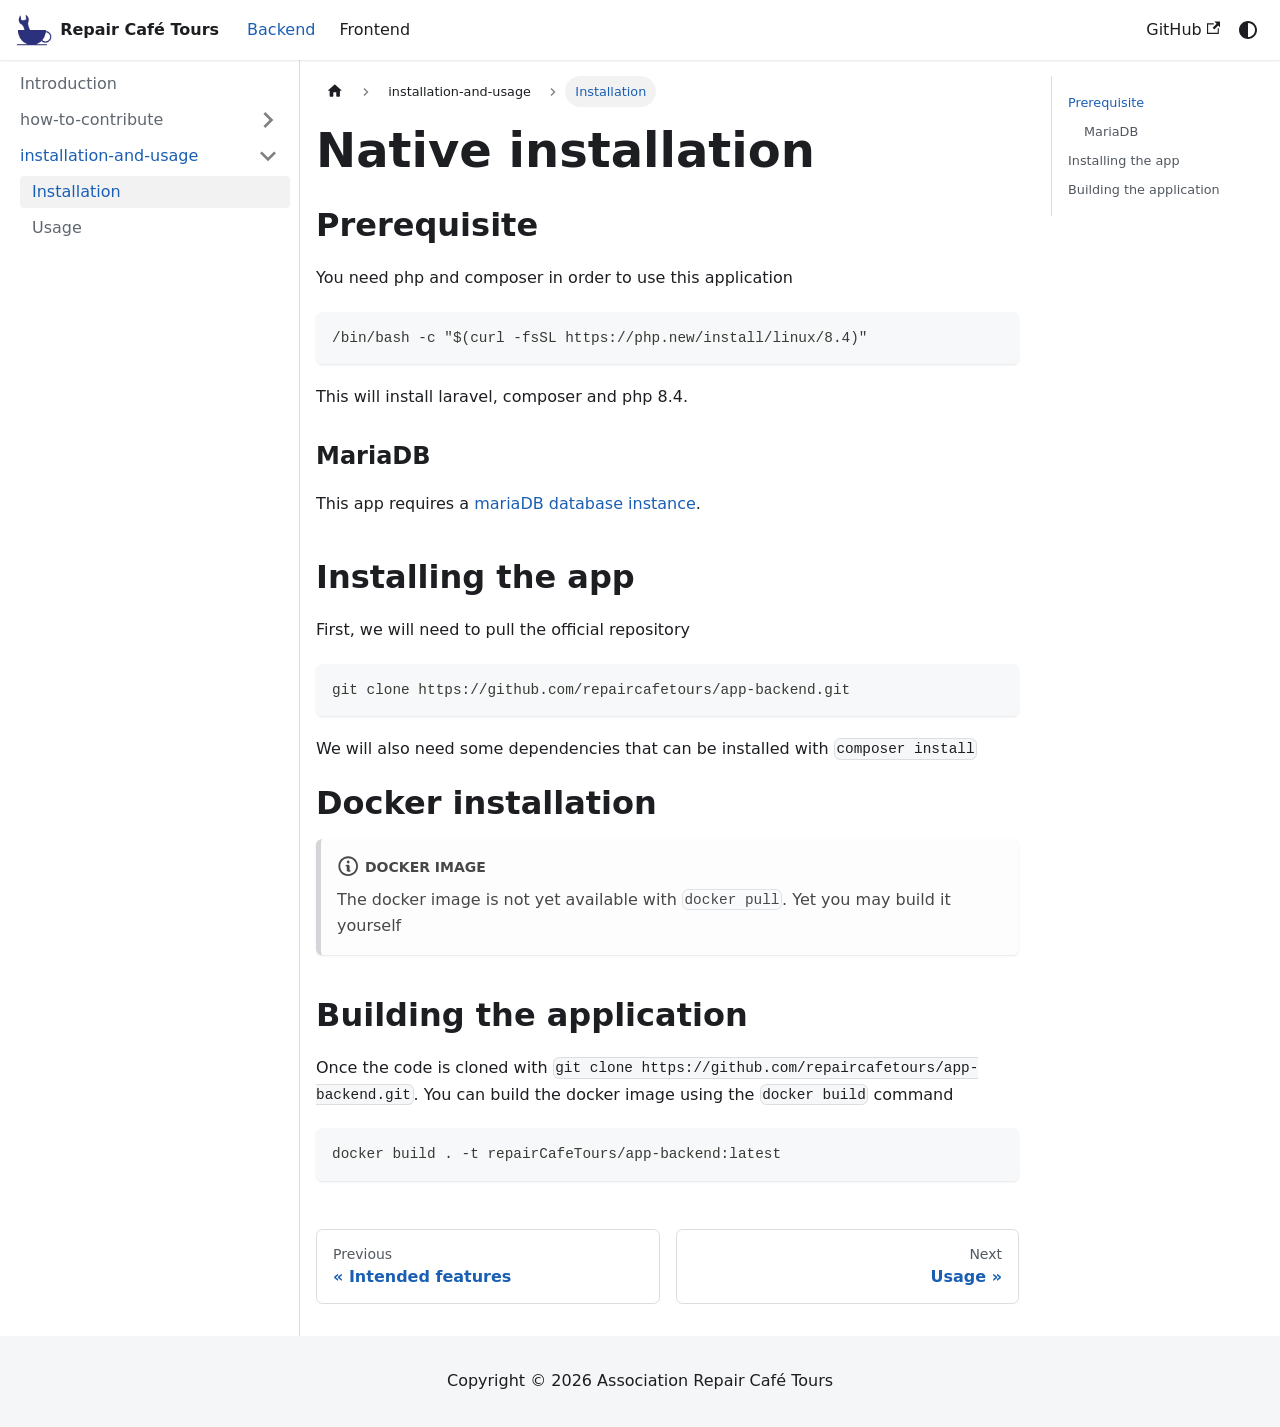
<file: doc/backend/installation-and-usage/installation/index.html>
<!doctype html><html lang=en dir=ltr class="docs-wrapper plugin-docs plugin-id-default docs-version-current docs-doc-page docs-doc-id-backend/installation-and-usage/installation" data-has-hydrated=false><head><meta charset=UTF-8><meta name=generator content="Docusaurus v3.10.0"><title data-rh=true>Native installation | Repair Café Tours</title><meta data-rh=true name=viewport content="width=device-width, initial-scale=1.0"/><meta data-rh=true name=twitter:card content=summary_large_image /><meta data-rh=true property=og:image content=https://globe.repaircafetours.fr/doc/img/docusaurus-social-card.jpg /><meta data-rh=true name=twitter:image content=https://globe.repaircafetours.fr/doc/img/docusaurus-social-card.jpg /><meta data-rh=true property=og:url content=https://globe.repaircafetours.fr/doc/backend/installation-and-usage/installation /><meta data-rh=true property=og:locale content=en /><meta data-rh=true name=docusaurus_locale content=en /><meta data-rh=true name=docsearch:language content=en /><meta data-rh=true name=docusaurus_version content=current /><meta data-rh=true name=docusaurus_tag content=docs-default-current /><meta data-rh=true name=docsearch:version content=current /><meta data-rh=true name=docsearch:docusaurus_tag content=docs-default-current /><meta data-rh=true property=og:title content="Native installation | Repair Café Tours"/><meta data-rh=true name=description content=Prerequisite /><meta data-rh=true property=og:description content=Prerequisite /><link data-rh=true rel=icon href=/doc/img/favicon.ico /><link data-rh=true rel=canonical href=https://globe.repaircafetours.fr/doc/backend/installation-and-usage/installation /><link data-rh=true rel=alternate href=https://globe.repaircafetours.fr/doc/backend/installation-and-usage/installation hreflang=en /><link data-rh=true rel=alternate href=https://globe.repaircafetours.fr/doc/backend/installation-and-usage/installation hreflang=x-default /><script data-rh=true type=application/ld+json>{"@context":"https://schema.org","@type":"BreadcrumbList","itemListElement":[{"@type":"ListItem","item":"https://globe.repaircafetours.fr/doc/backend/installation-and-usage/installation","name":"Installation","position":1}]}</script><link rel=stylesheet href=/doc/assets/css/styles.0519fa43.css /><script src=/doc/assets/js/runtime~main.d98f4056.js defer></script><script src=/doc/assets/js/main.f0867c48.js defer></script></head><body><svg style="display: none;"><defs>
<symbol id=theme-svg-external-link viewBox="0 0 24 24"><path fill=currentColor d="M21 13v10h-21v-19h12v2h-10v15h17v-8h2zm3-12h-10.988l4.035 4-6.977 7.07 2.828 2.828 6.977-7.07 4.125 4.172v-11z"/></symbol>
</defs></svg>
<script>!function(){var t=function(){try{return new URLSearchParams(window.location.search).get("docusaurus-theme")}catch(t){}}()||function(){try{return window.localStorage.getItem("theme-3a6")}catch(t){}}();document.documentElement.setAttribute("data-theme",t||(window.matchMedia("(prefers-color-scheme: dark)").matches?"dark":"light")),document.documentElement.setAttribute("data-theme-choice",t||"system")}(),function(){try{for(var[t,e]of new URLSearchParams(window.location.search).entries())if(t.startsWith("docusaurus-data-")){var a=t.replace("docusaurus-data-","data-");document.documentElement.setAttribute(a,e)}}catch(t){}}()</script><div id=__docusaurus><link rel=preload as=image href=/doc/img/Logo.png /><div role=region aria-label="Skip to main content"><a class=skipToContent_fXgn href=#__docusaurus_skipToContent_fallback>Skip to main content</a></div><nav aria-label=Main class="theme-layout-navbar navbar navbar--fixed-top"><div class=navbar__inner><div class="theme-layout-navbar-left navbar__items"><button aria-label="Toggle navigation bar" aria-expanded=false class="navbar__toggle clean-btn" type=button><svg width=30 height=30 viewBox="0 0 30 30" aria-hidden=true><path stroke=currentColor stroke-linecap=round stroke-miterlimit=10 stroke-width=2 d="M4 7h22M4 15h22M4 23h22"/></svg></button><a class=navbar__brand href=/doc/><div class=navbar__logo><img src=/doc/img/Logo.png alt="Logo Repair Café Tours" class="themedComponent_mlkZ themedComponent--light_NVdE"/><img src=/doc/img/Logo.png alt="Logo Repair Café Tours" class="themedComponent_mlkZ themedComponent--dark_xIcU"/></div><b class="navbar__title text--truncate">Repair Café Tours</b></a><a aria-current=page class="navbar__item navbar__link navbar__link--active" href=/doc/backend/intro>Backend</a><a class="navbar__item navbar__link" href=/doc/frontend/intro>Frontend</a></div><div class="theme-layout-navbar-right navbar__items navbar__items--right"><a href=https://github.com/repaircafetours target=_blank rel="noopener noreferrer" class="navbar__item navbar__link">GitHub<svg width=13.5 height=13.5 aria-label="(opens in new tab)" class=iconExternalLink_nPIU><use href=#theme-svg-external-link /></svg></a><div class="toggle_vylO colorModeToggle_DEke"><button class="clean-btn toggleButton_gllP toggleButtonDisabled_aARS" type=button disabled title="system mode" aria-label="Switch between dark and light mode (currently system mode)"><svg viewBox="0 0 24 24" width=24 height=24 aria-hidden=true class="toggleIcon_g3eP lightToggleIcon_pyhR"><path fill=currentColor d="M12,9c1.65,0,3,1.35,3,3s-1.35,3-3,3s-3-1.35-3-3S10.35,9,12,9 M12,7c-2.76,0-5,2.24-5,5s2.24,5,5,5s5-2.24,5-5 S14.76,7,12,7L12,7z M2,13l2,0c0.55,0,1-0.45,1-1s-0.45-1-1-1l-2,0c-0.55,0-1,0.45-1,1S1.45,13,2,13z M20,13l2,0c0.55,0,1-0.45,1-1 s-0.45-1-1-1l-2,0c-0.55,0-1,0.45-1,1S19.45,13,20,13z M11,2v2c0,0.55,0.45,1,1,1s1-0.45,1-1V2c0-0.55-0.45-1-1-1S11,1.45,11,2z M11,20v2c0,0.55,0.45,1,1,1s1-0.45,1-1v-2c0-0.55-0.45-1-1-1C11.45,19,11,19.45,11,20z M5.99,4.58c-0.39-0.39-1.03-0.39-1.41,0 c-0.39,0.39-0.39,1.03,0,1.41l1.06,1.06c0.39,0.39,1.03,0.39,1.41,0s0.39-1.03,0-1.41L5.99,4.58z M18.36,16.95 c-0.39-0.39-1.03-0.39-1.41,0c-0.39,0.39-0.39,1.03,0,1.41l1.06,1.06c0.39,0.39,1.03,0.39,1.41,0c0.39-0.39,0.39-1.03,0-1.41 L18.36,16.95z M19.42,5.99c0.39-0.39,0.39-1.03,0-1.41c-0.39-0.39-1.03-0.39-1.41,0l-1.06,1.06c-0.39,0.39-0.39,1.03,0,1.41 s1.03,0.39,1.41,0L19.42,5.99z M7.05,18.36c0.39-0.39,0.39-1.03,0-1.41c-0.39-0.39-1.03-0.39-1.41,0l-1.06,1.06 c-0.39,0.39-0.39,1.03,0,1.41s1.03,0.39,1.41,0L7.05,18.36z"/></svg><svg viewBox="0 0 24 24" width=24 height=24 aria-hidden=true class="toggleIcon_g3eP darkToggleIcon_wfgR"><path fill=currentColor d="M9.37,5.51C9.19,6.15,9.1,6.82,9.1,7.5c0,4.08,3.32,7.4,7.4,7.4c0.68,0,1.35-0.09,1.99-0.27C17.45,17.19,14.93,19,12,19 c-3.86,0-7-3.14-7-7C5,9.07,6.81,6.55,9.37,5.51z M12,3c-4.97,0-9,4.03-9,9s4.03,9,9,9s9-4.03,9-9c0-0.46-0.04-0.92-0.1-1.36 c-0.98,1.37-2.58,2.26-4.4,2.26c-2.98,0-5.4-2.42-5.4-5.4c0-1.81,0.89-3.42,2.26-4.4C12.92,3.04,12.46,3,12,3L12,3z"/></svg><svg viewBox="0 0 24 24" width=24 height=24 aria-hidden=true class="toggleIcon_g3eP systemToggleIcon_QzmC"><path fill=currentColor d="m12 21c4.971 0 9-4.029 9-9s-4.029-9-9-9-9 4.029-9 9 4.029 9 9 9zm4.95-13.95c1.313 1.313 2.05 3.093 2.05 4.95s-0.738 3.637-2.05 4.95c-1.313 1.313-3.093 2.05-4.95 2.05v-14c1.857 0 3.637 0.737 4.95 2.05z"/></svg></button></div><div class=navbarSearchContainer_Bca1></div></div></div><div role=presentation class=navbar-sidebar__backdrop></div></nav><div id=__docusaurus_skipToContent_fallback class="theme-layout-main main-wrapper mainWrapper_z2l0"><div class=docsWrapper_hBAB><button aria-label="Scroll back to top" class="clean-btn theme-back-to-top-button backToTopButton_sjWU" type=button></button><div class=docRoot_UBD9><aside class="theme-doc-sidebar-container docSidebarContainer_YfHR"><div class=sidebarViewport_aRkj><div class=sidebar_njMd><nav aria-label="Docs sidebar" class="menu thin-scrollbar menu_SIkG"><ul class="theme-doc-sidebar-menu menu__list"><li class="theme-doc-sidebar-item-link theme-doc-sidebar-item-link-level-1 menu__list-item"><a class=menu__link href=/doc/backend/intro><span title=Introduction class=linkLabel_WmDU>Introduction</span></a><li class="theme-doc-sidebar-item-category theme-doc-sidebar-item-category-level-1 menu__list-item menu__list-item--collapsed"><div class=menu__list-item-collapsible><a class="categoryLink_byQd menu__link menu__link--sublist menu__link--sublist-caret" role=button aria-expanded=false href=/doc/backend/how-to-contribute/architecture-concepts><span title=how-to-contribute class=categoryLinkLabel_W154>how-to-contribute</span></a></div><li class="theme-doc-sidebar-item-category theme-doc-sidebar-item-category-level-1 menu__list-item"><div class=menu__list-item-collapsible><a class="categoryLink_byQd menu__link menu__link--sublist menu__link--sublist-caret menu__link--active" role=button aria-expanded=true href=/doc/backend/installation-and-usage/installation><span title=installation-and-usage class=categoryLinkLabel_W154>installation-and-usage</span></a></div><ul class=menu__list><li class="theme-doc-sidebar-item-link theme-doc-sidebar-item-link-level-2 menu__list-item"><a class="menu__link menu__link--active" aria-current=page tabindex=0 href=/doc/backend/installation-and-usage/installation><span title=Installation class=linkLabel_WmDU>Installation</span></a><li class="theme-doc-sidebar-item-link theme-doc-sidebar-item-link-level-2 menu__list-item"><a class=menu__link tabindex=0 href=/doc/backend/installation-and-usage/usage><span title=Usage class=linkLabel_WmDU>Usage</span></a></ul></ul></nav></div></div></aside><main class=docMainContainer_TBSr><div class="container padding-top--md padding-bottom--lg"><div class=row><div class="col docItemCol_VOVn"><div class=docItemContainer_Djhp><article><nav class="theme-doc-breadcrumbs breadcrumbsContainer_Z_bl" aria-label=Breadcrumbs><ul class=breadcrumbs><li class=breadcrumbs__item><a aria-label="Home page" class=breadcrumbs__link href=/doc/><svg viewBox="0 0 24 24" class=breadcrumbHomeIcon_YNFT><path d="M10 19v-5h4v5c0 .55.45 1 1 1h3c.55 0 1-.45 1-1v-7h1.7c.46 0 .68-.57.33-.87L12.67 3.6c-.38-.34-.96-.34-1.34 0l-8.36 7.53c-.34.3-.13.87.33.87H5v7c0 .55.45 1 1 1h3c.55 0 1-.45 1-1z" fill=currentColor /></svg></a><li class=breadcrumbs__item><span class=breadcrumbs__link>installation-and-usage</span><li class="breadcrumbs__item breadcrumbs__item--active"><span class=breadcrumbs__link>Installation</span></ul></nav><div class="tocCollapsible_ETCw theme-doc-toc-mobile tocMobile_ITEo"><button type=button class="clean-btn tocCollapsibleButton_TO0P">On this page</button></div><div class="theme-doc-markdown markdown"><header><h1>Native installation</h1></header>
<h2 class="anchor anchorTargetStickyNavbar_Vzrq" id=prerequisite>Prerequisite<a href=#prerequisite class=hash-link aria-label="Direct link to Prerequisite" title="Direct link to Prerequisite" translate=no>​</a></h2>
<p>You need php and composer in order to use this application</p>
<div class="language-bash codeBlockContainer_Ckt0 theme-code-block" style=--prism-color:#393A34;--prism-background-color:#f6f8fa><div class=codeBlockContent_QJqH><pre tabindex=0 class="prism-code language-bash codeBlock_bY9V thin-scrollbar" style=color:#393A34;background-color:#f6f8fa><code class=codeBlockLines_e6Vv><div class=token-line style=color:#393A34><span class="token plain">/bin/bash -c "$(curl -fsSL https://php.new/install/linux/8.4)"</span><br/></div></code></pre></div></div>
<p>This will install laravel, composer and php 8.4.</p>
<h3 class="anchor anchorTargetStickyNavbar_Vzrq" id=mariadb>MariaDB<a href=#mariadb class=hash-link aria-label="Direct link to MariaDB" title="Direct link to MariaDB" translate=no>​</a></h3>
<p>This app requires a <a href=https://mariadb.com/get-started-with-mariadb/#linux target=_blank rel="noopener noreferrer" class="">mariaDB database instance</a>.</p>
<h2 class="anchor anchorTargetStickyNavbar_Vzrq" id=installing-the-app>Installing the app<a href=#installing-the-app class=hash-link aria-label="Direct link to Installing the app" title="Direct link to Installing the app" translate=no>​</a></h2>
<p>First, we will need to pull the official repository</p>
<div class="language-bash codeBlockContainer_Ckt0 theme-code-block" style=--prism-color:#393A34;--prism-background-color:#f6f8fa><div class=codeBlockContent_QJqH><pre tabindex=0 class="prism-code language-bash codeBlock_bY9V thin-scrollbar" style=color:#393A34;background-color:#f6f8fa><code class=codeBlockLines_e6Vv><div class=token-line style=color:#393A34><span class="token plain">git clone https://github.com/repaircafetours/app-backend.git</span><br/></div></code></pre></div></div>
<p>We will also need some dependencies that can be installed with <code>composer install</code></p>
<h1>Docker installation</h1>
<div class="theme-admonition theme-admonition-note admonition_xJq3 alert alert--secondary"><div class=admonitionHeading_Gvgb><span class=admonitionIcon_Rf37><svg viewBox="0 0 14 16"><path fill-rule=evenodd d="M6.3 5.69a.942.942 0 0 1-.28-.7c0-.28.09-.52.28-.7.19-.18.42-.28.7-.28.28 0 .52.09.7.28.18.19.28.42.28.7 0 .28-.09.52-.28.7a1 1 0 0 1-.7.3c-.28 0-.52-.11-.7-.3zM8 7.99c-.02-.25-.11-.48-.31-.69-.2-.19-.42-.3-.69-.31H6c-.27.02-.48.13-.69.31-.2.2-.3.44-.31.69h1v3c.02.27.11.5.31.69.2.2.42.31.69.31h1c.27 0 .48-.11.69-.31.2-.19.3-.42.31-.69H8V7.98v.01zM7 2.3c-3.14 0-5.7 2.54-5.7 5.68 0 3.14 2.56 5.7 5.7 5.7s5.7-2.55 5.7-5.7c0-3.15-2.56-5.69-5.7-5.69v.01zM7 .98c3.86 0 7 3.14 7 7s-3.14 7-7 7-7-3.12-7-7 3.14-7 7-7z"/></svg></span>Docker Image</div><div class=admonitionContent_BuS1><p>The docker image is not yet available with <code>docker pull</code>. Yet you may build it yourself</div></div>
<h2 class="anchor anchorTargetStickyNavbar_Vzrq" id=building-the-application>Building the application<a href=#building-the-application class=hash-link aria-label="Direct link to Building the application" title="Direct link to Building the application" translate=no>​</a></h2>
<p>Once the code is cloned with <code>git clone https://github.com/repaircafetours/app-backend.git</code>. You can build the docker image using the <code>docker build</code> command</p>
<div class="language-bash codeBlockContainer_Ckt0 theme-code-block" style=--prism-color:#393A34;--prism-background-color:#f6f8fa><div class=codeBlockContent_QJqH><pre tabindex=0 class="prism-code language-bash codeBlock_bY9V thin-scrollbar" style=color:#393A34;background-color:#f6f8fa><code class=codeBlockLines_e6Vv><div class=token-line style=color:#393A34><span class="token plain">docker build . -t repairCafeTours/app-backend:latest</span><br/></div></code></pre></div></div></div></article><nav class="docusaurus-mt-lg pagination-nav" aria-label="Docs pages"><a class="pagination-nav__link pagination-nav__link--prev" href=/doc/backend/how-to-contribute/intended-feature><div class=pagination-nav__sublabel>Previous</div><div class=pagination-nav__label>Intended features</div></a><a class="pagination-nav__link pagination-nav__link--next" href=/doc/backend/installation-and-usage/usage><div class=pagination-nav__sublabel>Next</div><div class=pagination-nav__label>Usage</div></a></nav></div></div><div class="col col--3"><div class="tableOfContents_bqdL thin-scrollbar theme-doc-toc-desktop"><ul class="table-of-contents table-of-contents__left-border"><li><a href=#prerequisite class="table-of-contents__link toc-highlight">Prerequisite</a><ul><li><a href=#mariadb class="table-of-contents__link toc-highlight">MariaDB</a></ul><li><a href=#installing-the-app class="table-of-contents__link toc-highlight">Installing the app</a><li><a href=#building-the-application class="table-of-contents__link toc-highlight">Building the application</a></ul></div></div></div></div></main></div></div></div><footer class="theme-layout-footer footer"><div class="container container-fluid"><div class="footer__bottom text--center"><div class=footer__copyright>Copyright © 2026 Association Repair Café Tours</div></div></div></footer></div></body>
</file>
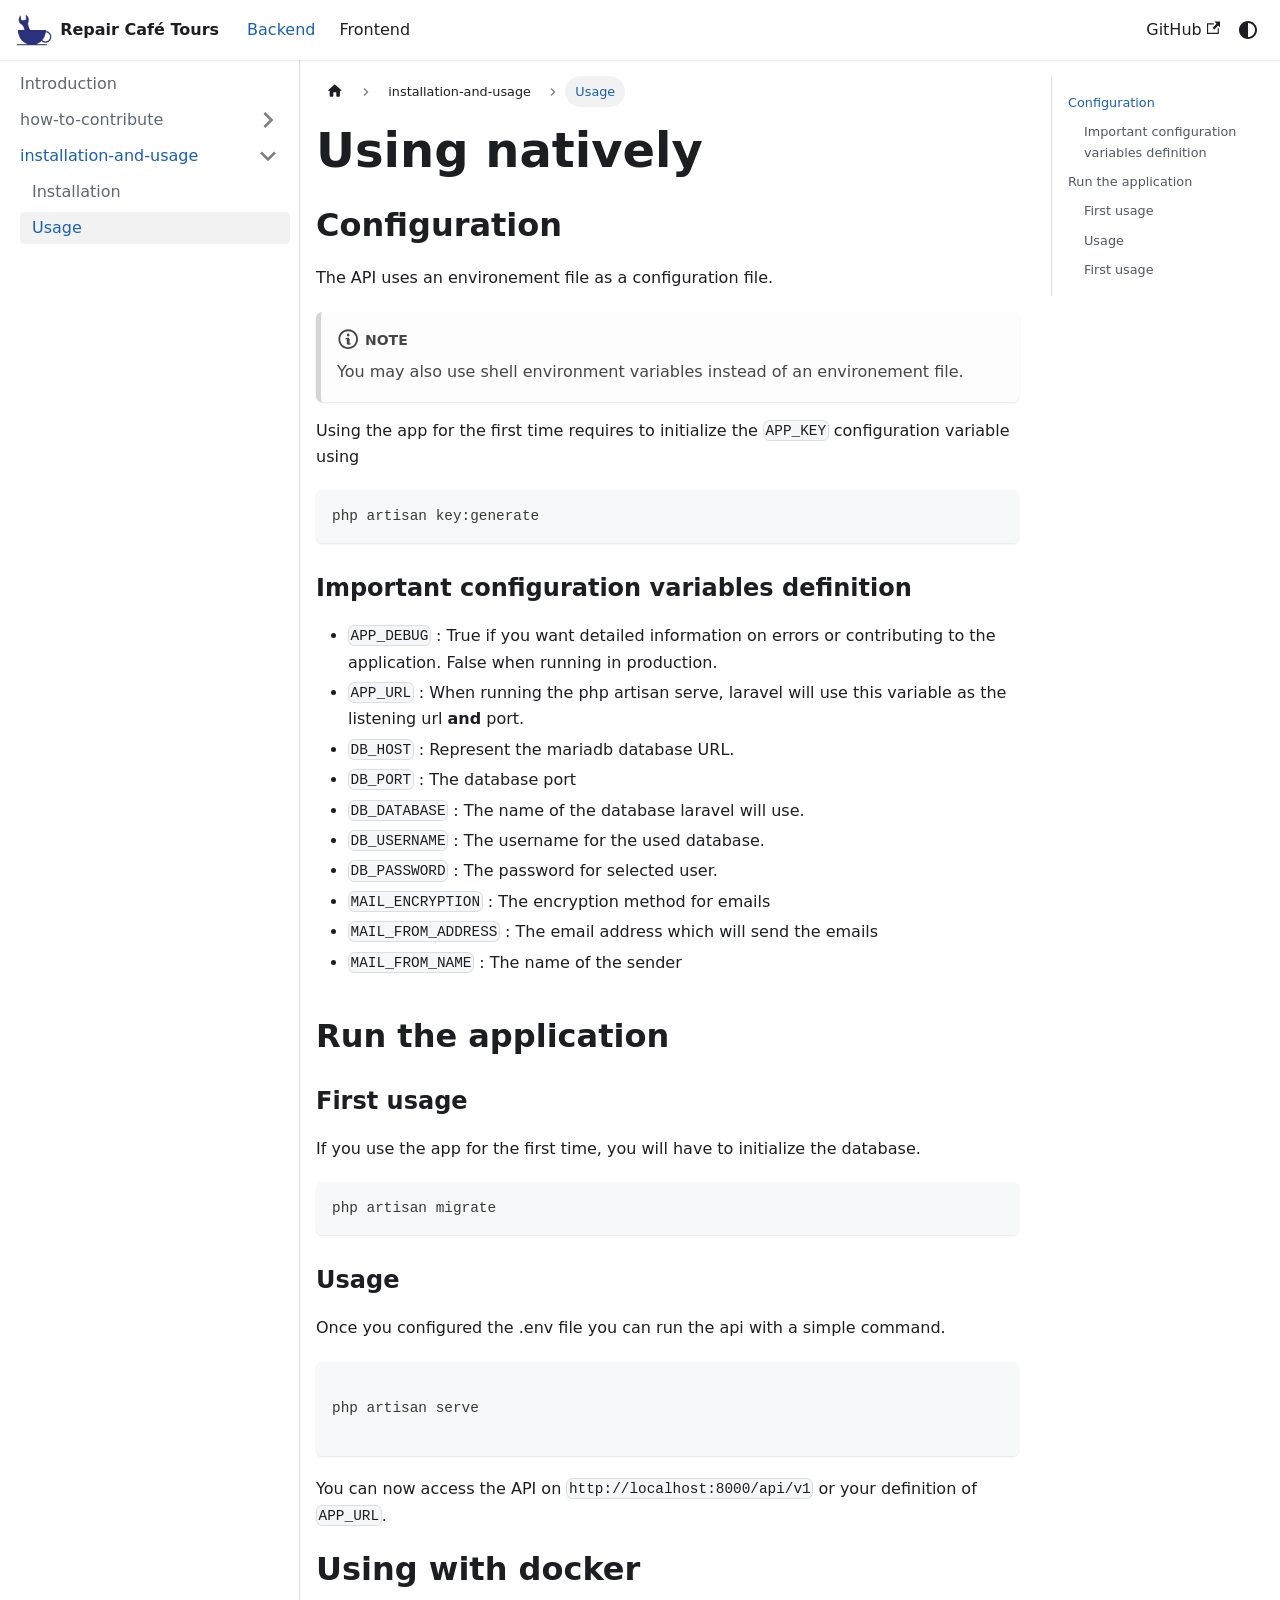
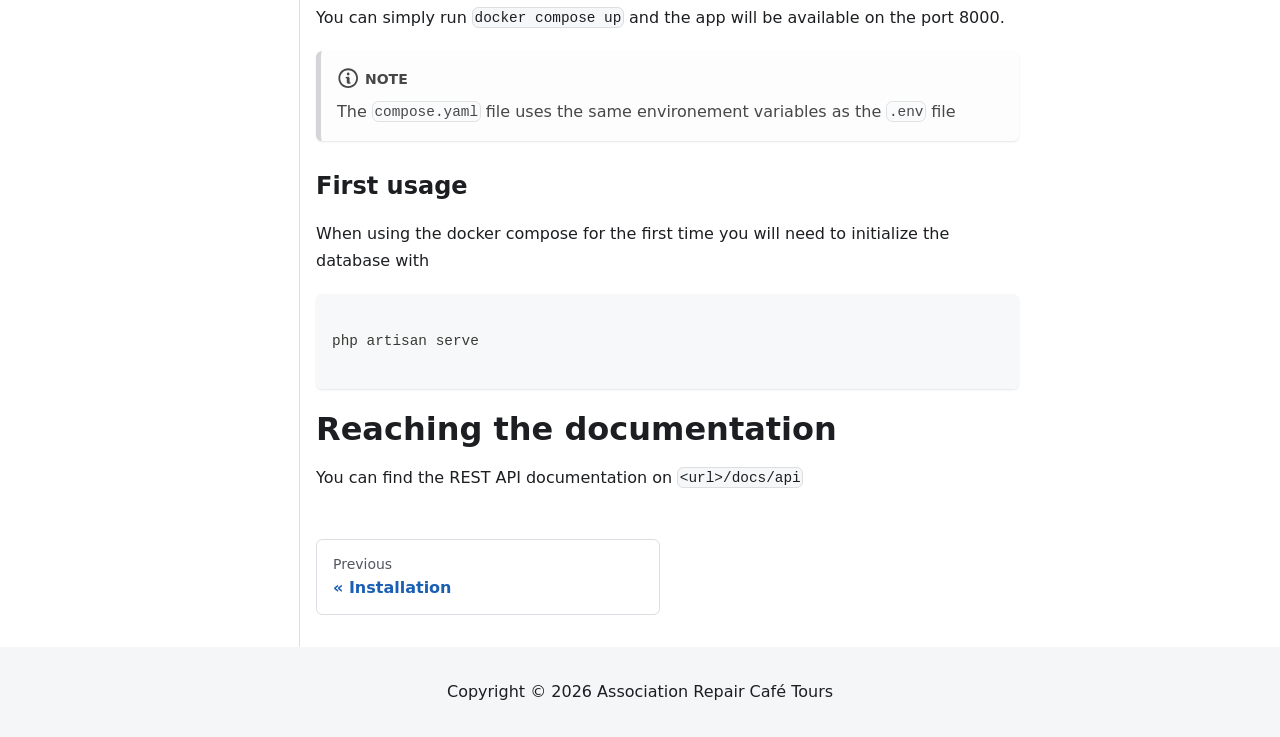
<file: doc/backend/installation-and-usage/usage/index.html>
<!doctype html><html lang=en dir=ltr class="docs-wrapper plugin-docs plugin-id-default docs-version-current docs-doc-page docs-doc-id-backend/installation-and-usage/usage" data-has-hydrated=false><head><meta charset=UTF-8><meta name=generator content="Docusaurus v3.10.0"><title data-rh=true>Using natively | Repair Café Tours</title><meta data-rh=true name=viewport content="width=device-width, initial-scale=1.0"/><meta data-rh=true name=twitter:card content=summary_large_image /><meta data-rh=true property=og:image content=https://globe.repaircafetours.fr/doc/img/docusaurus-social-card.jpg /><meta data-rh=true name=twitter:image content=https://globe.repaircafetours.fr/doc/img/docusaurus-social-card.jpg /><meta data-rh=true property=og:url content=https://globe.repaircafetours.fr/doc/backend/installation-and-usage/usage /><meta data-rh=true property=og:locale content=en /><meta data-rh=true name=docusaurus_locale content=en /><meta data-rh=true name=docsearch:language content=en /><meta data-rh=true name=docusaurus_version content=current /><meta data-rh=true name=docusaurus_tag content=docs-default-current /><meta data-rh=true name=docsearch:version content=current /><meta data-rh=true name=docsearch:docusaurus_tag content=docs-default-current /><meta data-rh=true property=og:title content="Using natively | Repair Café Tours"/><meta data-rh=true name=description content=Configuration /><meta data-rh=true property=og:description content=Configuration /><link data-rh=true rel=icon href=/doc/img/favicon.ico /><link data-rh=true rel=canonical href=https://globe.repaircafetours.fr/doc/backend/installation-and-usage/usage /><link data-rh=true rel=alternate href=https://globe.repaircafetours.fr/doc/backend/installation-and-usage/usage hreflang=en /><link data-rh=true rel=alternate href=https://globe.repaircafetours.fr/doc/backend/installation-and-usage/usage hreflang=x-default /><script data-rh=true type=application/ld+json>{"@context":"https://schema.org","@type":"BreadcrumbList","itemListElement":[{"@type":"ListItem","item":"https://globe.repaircafetours.fr/doc/backend/installation-and-usage/usage","name":"Usage","position":1}]}</script><link rel=stylesheet href=/doc/assets/css/styles.0519fa43.css /><script src=/doc/assets/js/runtime~main.d98f4056.js defer></script><script src=/doc/assets/js/main.f0867c48.js defer></script></head><body><svg style="display: none;"><defs>
<symbol id=theme-svg-external-link viewBox="0 0 24 24"><path fill=currentColor d="M21 13v10h-21v-19h12v2h-10v15h17v-8h2zm3-12h-10.988l4.035 4-6.977 7.07 2.828 2.828 6.977-7.07 4.125 4.172v-11z"/></symbol>
</defs></svg>
<script>!function(){var t=function(){try{return new URLSearchParams(window.location.search).get("docusaurus-theme")}catch(t){}}()||function(){try{return window.localStorage.getItem("theme-3a6")}catch(t){}}();document.documentElement.setAttribute("data-theme",t||(window.matchMedia("(prefers-color-scheme: dark)").matches?"dark":"light")),document.documentElement.setAttribute("data-theme-choice",t||"system")}(),function(){try{for(var[t,e]of new URLSearchParams(window.location.search).entries())if(t.startsWith("docusaurus-data-")){var a=t.replace("docusaurus-data-","data-");document.documentElement.setAttribute(a,e)}}catch(t){}}()</script><div id=__docusaurus><link rel=preload as=image href=/doc/img/Logo.png /><div role=region aria-label="Skip to main content"><a class=skipToContent_fXgn href=#__docusaurus_skipToContent_fallback>Skip to main content</a></div><nav aria-label=Main class="theme-layout-navbar navbar navbar--fixed-top"><div class=navbar__inner><div class="theme-layout-navbar-left navbar__items"><button aria-label="Toggle navigation bar" aria-expanded=false class="navbar__toggle clean-btn" type=button><svg width=30 height=30 viewBox="0 0 30 30" aria-hidden=true><path stroke=currentColor stroke-linecap=round stroke-miterlimit=10 stroke-width=2 d="M4 7h22M4 15h22M4 23h22"/></svg></button><a class=navbar__brand href=/doc/><div class=navbar__logo><img src=/doc/img/Logo.png alt="Logo Repair Café Tours" class="themedComponent_mlkZ themedComponent--light_NVdE"/><img src=/doc/img/Logo.png alt="Logo Repair Café Tours" class="themedComponent_mlkZ themedComponent--dark_xIcU"/></div><b class="navbar__title text--truncate">Repair Café Tours</b></a><a aria-current=page class="navbar__item navbar__link navbar__link--active" href=/doc/backend/intro>Backend</a><a class="navbar__item navbar__link" href=/doc/frontend/intro>Frontend</a></div><div class="theme-layout-navbar-right navbar__items navbar__items--right"><a href=https://github.com/repaircafetours target=_blank rel="noopener noreferrer" class="navbar__item navbar__link">GitHub<svg width=13.5 height=13.5 aria-label="(opens in new tab)" class=iconExternalLink_nPIU><use href=#theme-svg-external-link /></svg></a><div class="toggle_vylO colorModeToggle_DEke"><button class="clean-btn toggleButton_gllP toggleButtonDisabled_aARS" type=button disabled title="system mode" aria-label="Switch between dark and light mode (currently system mode)"><svg viewBox="0 0 24 24" width=24 height=24 aria-hidden=true class="toggleIcon_g3eP lightToggleIcon_pyhR"><path fill=currentColor d="M12,9c1.65,0,3,1.35,3,3s-1.35,3-3,3s-3-1.35-3-3S10.35,9,12,9 M12,7c-2.76,0-5,2.24-5,5s2.24,5,5,5s5-2.24,5-5 S14.76,7,12,7L12,7z M2,13l2,0c0.55,0,1-0.45,1-1s-0.45-1-1-1l-2,0c-0.55,0-1,0.45-1,1S1.45,13,2,13z M20,13l2,0c0.55,0,1-0.45,1-1 s-0.45-1-1-1l-2,0c-0.55,0-1,0.45-1,1S19.45,13,20,13z M11,2v2c0,0.55,0.45,1,1,1s1-0.45,1-1V2c0-0.55-0.45-1-1-1S11,1.45,11,2z M11,20v2c0,0.55,0.45,1,1,1s1-0.45,1-1v-2c0-0.55-0.45-1-1-1C11.45,19,11,19.45,11,20z M5.99,4.58c-0.39-0.39-1.03-0.39-1.41,0 c-0.39,0.39-0.39,1.03,0,1.41l1.06,1.06c0.39,0.39,1.03,0.39,1.41,0s0.39-1.03,0-1.41L5.99,4.58z M18.36,16.95 c-0.39-0.39-1.03-0.39-1.41,0c-0.39,0.39-0.39,1.03,0,1.41l1.06,1.06c0.39,0.39,1.03,0.39,1.41,0c0.39-0.39,0.39-1.03,0-1.41 L18.36,16.95z M19.42,5.99c0.39-0.39,0.39-1.03,0-1.41c-0.39-0.39-1.03-0.39-1.41,0l-1.06,1.06c-0.39,0.39-0.39,1.03,0,1.41 s1.03,0.39,1.41,0L19.42,5.99z M7.05,18.36c0.39-0.39,0.39-1.03,0-1.41c-0.39-0.39-1.03-0.39-1.41,0l-1.06,1.06 c-0.39,0.39-0.39,1.03,0,1.41s1.03,0.39,1.41,0L7.05,18.36z"/></svg><svg viewBox="0 0 24 24" width=24 height=24 aria-hidden=true class="toggleIcon_g3eP darkToggleIcon_wfgR"><path fill=currentColor d="M9.37,5.51C9.19,6.15,9.1,6.82,9.1,7.5c0,4.08,3.32,7.4,7.4,7.4c0.68,0,1.35-0.09,1.99-0.27C17.45,17.19,14.93,19,12,19 c-3.86,0-7-3.14-7-7C5,9.07,6.81,6.55,9.37,5.51z M12,3c-4.97,0-9,4.03-9,9s4.03,9,9,9s9-4.03,9-9c0-0.46-0.04-0.92-0.1-1.36 c-0.98,1.37-2.58,2.26-4.4,2.26c-2.98,0-5.4-2.42-5.4-5.4c0-1.81,0.89-3.42,2.26-4.4C12.92,3.04,12.46,3,12,3L12,3z"/></svg><svg viewBox="0 0 24 24" width=24 height=24 aria-hidden=true class="toggleIcon_g3eP systemToggleIcon_QzmC"><path fill=currentColor d="m12 21c4.971 0 9-4.029 9-9s-4.029-9-9-9-9 4.029-9 9 4.029 9 9 9zm4.95-13.95c1.313 1.313 2.05 3.093 2.05 4.95s-0.738 3.637-2.05 4.95c-1.313 1.313-3.093 2.05-4.95 2.05v-14c1.857 0 3.637 0.737 4.95 2.05z"/></svg></button></div><div class=navbarSearchContainer_Bca1></div></div></div><div role=presentation class=navbar-sidebar__backdrop></div></nav><div id=__docusaurus_skipToContent_fallback class="theme-layout-main main-wrapper mainWrapper_z2l0"><div class=docsWrapper_hBAB><button aria-label="Scroll back to top" class="clean-btn theme-back-to-top-button backToTopButton_sjWU" type=button></button><div class=docRoot_UBD9><aside class="theme-doc-sidebar-container docSidebarContainer_YfHR"><div class=sidebarViewport_aRkj><div class=sidebar_njMd><nav aria-label="Docs sidebar" class="menu thin-scrollbar menu_SIkG"><ul class="theme-doc-sidebar-menu menu__list"><li class="theme-doc-sidebar-item-link theme-doc-sidebar-item-link-level-1 menu__list-item"><a class=menu__link href=/doc/backend/intro><span title=Introduction class=linkLabel_WmDU>Introduction</span></a><li class="theme-doc-sidebar-item-category theme-doc-sidebar-item-category-level-1 menu__list-item menu__list-item--collapsed"><div class=menu__list-item-collapsible><a class="categoryLink_byQd menu__link menu__link--sublist menu__link--sublist-caret" role=button aria-expanded=false href=/doc/backend/how-to-contribute/architecture-concepts><span title=how-to-contribute class=categoryLinkLabel_W154>how-to-contribute</span></a></div><li class="theme-doc-sidebar-item-category theme-doc-sidebar-item-category-level-1 menu__list-item"><div class=menu__list-item-collapsible><a class="categoryLink_byQd menu__link menu__link--sublist menu__link--sublist-caret menu__link--active" role=button aria-expanded=true href=/doc/backend/installation-and-usage/installation><span title=installation-and-usage class=categoryLinkLabel_W154>installation-and-usage</span></a></div><ul class=menu__list><li class="theme-doc-sidebar-item-link theme-doc-sidebar-item-link-level-2 menu__list-item"><a class=menu__link tabindex=0 href=/doc/backend/installation-and-usage/installation><span title=Installation class=linkLabel_WmDU>Installation</span></a><li class="theme-doc-sidebar-item-link theme-doc-sidebar-item-link-level-2 menu__list-item"><a class="menu__link menu__link--active" aria-current=page tabindex=0 href=/doc/backend/installation-and-usage/usage><span title=Usage class=linkLabel_WmDU>Usage</span></a></ul></ul></nav></div></div></aside><main class=docMainContainer_TBSr><div class="container padding-top--md padding-bottom--lg"><div class=row><div class="col docItemCol_VOVn"><div class=docItemContainer_Djhp><article><nav class="theme-doc-breadcrumbs breadcrumbsContainer_Z_bl" aria-label=Breadcrumbs><ul class=breadcrumbs><li class=breadcrumbs__item><a aria-label="Home page" class=breadcrumbs__link href=/doc/><svg viewBox="0 0 24 24" class=breadcrumbHomeIcon_YNFT><path d="M10 19v-5h4v5c0 .55.45 1 1 1h3c.55 0 1-.45 1-1v-7h1.7c.46 0 .68-.57.33-.87L12.67 3.6c-.38-.34-.96-.34-1.34 0l-8.36 7.53c-.34.3-.13.87.33.87H5v7c0 .55.45 1 1 1h3c.55 0 1-.45 1-1z" fill=currentColor /></svg></a><li class=breadcrumbs__item><span class=breadcrumbs__link>installation-and-usage</span><li class="breadcrumbs__item breadcrumbs__item--active"><span class=breadcrumbs__link>Usage</span></ul></nav><div class="tocCollapsible_ETCw theme-doc-toc-mobile tocMobile_ITEo"><button type=button class="clean-btn tocCollapsibleButton_TO0P">On this page</button></div><div class="theme-doc-markdown markdown"><header><h1>Using natively</h1></header>
<h2 class="anchor anchorTargetStickyNavbar_Vzrq" id=configuration>Configuration<a href=#configuration class=hash-link aria-label="Direct link to Configuration" title="Direct link to Configuration" translate=no>​</a></h2>
<p>The API uses an environement file as a configuration file.</p>
<div class="theme-admonition theme-admonition-note admonition_xJq3 alert alert--secondary"><div class=admonitionHeading_Gvgb><span class=admonitionIcon_Rf37><svg viewBox="0 0 14 16"><path fill-rule=evenodd d="M6.3 5.69a.942.942 0 0 1-.28-.7c0-.28.09-.52.28-.7.19-.18.42-.28.7-.28.28 0 .52.09.7.28.18.19.28.42.28.7 0 .28-.09.52-.28.7a1 1 0 0 1-.7.3c-.28 0-.52-.11-.7-.3zM8 7.99c-.02-.25-.11-.48-.31-.69-.2-.19-.42-.3-.69-.31H6c-.27.02-.48.13-.69.31-.2.2-.3.44-.31.69h1v3c.02.27.11.5.31.69.2.2.42.31.69.31h1c.27 0 .48-.11.69-.31.2-.19.3-.42.31-.69H8V7.98v.01zM7 2.3c-3.14 0-5.7 2.54-5.7 5.68 0 3.14 2.56 5.7 5.7 5.7s5.7-2.55 5.7-5.7c0-3.15-2.56-5.69-5.7-5.69v.01zM7 .98c3.86 0 7 3.14 7 7s-3.14 7-7 7-7-3.12-7-7 3.14-7 7-7z"/></svg></span>note</div><div class=admonitionContent_BuS1><p>You may also use shell environment variables instead of an environement file.</div></div>
<p>Using the app for the first time requires to initialize the <code>APP_KEY</code> configuration variable using</p>
<div class="language-bash codeBlockContainer_Ckt0 theme-code-block" style=--prism-color:#393A34;--prism-background-color:#f6f8fa><div class=codeBlockContent_QJqH><pre tabindex=0 class="prism-code language-bash codeBlock_bY9V thin-scrollbar" style=color:#393A34;background-color:#f6f8fa><code class=codeBlockLines_e6Vv><div class=token-line style=color:#393A34><span class="token plain">php artisan key:generate</span><br/></div></code></pre></div></div>
<h3 class="anchor anchorTargetStickyNavbar_Vzrq" id=important-configuration-variables-definition>Important configuration variables definition<a href=#important-configuration-variables-definition class=hash-link aria-label="Direct link to Important configuration variables definition" title="Direct link to Important configuration variables definition" translate=no>​</a></h3>
<ul>
<li class=""><code>APP_DEBUG</code> : True if you want detailed information on errors or contributing to the application. False when running in production.</li>
<li class=""><code>APP_URL</code> : When running the php artisan serve, laravel will use this variable as the listening url <strong>and</strong> port.</li>
<li class=""><code>DB_HOST</code> : Represent the mariadb database URL.</li>
<li class=""><code>DB_PORT</code> : The database port</li>
<li class=""><code>DB_DATABASE</code> : The name of the database laravel will use.</li>
<li class=""><code>DB_USERNAME</code> : The username for the used database.</li>
<li class=""><code>DB_PASSWORD</code> : The password for selected user.</li>
<li class=""><code>MAIL_ENCRYPTION</code> : The encryption method for emails</li>
<li class=""><code>MAIL_FROM_ADDRESS</code> : The email address which will send the emails</li>
<li class=""><code>MAIL_FROM_NAME</code> : The name of the sender</li>
</ul>
<h2 class="anchor anchorTargetStickyNavbar_Vzrq" id=run-the-application>Run the application<a href=#run-the-application class=hash-link aria-label="Direct link to Run the application" title="Direct link to Run the application" translate=no>​</a></h2>
<h3 class="anchor anchorTargetStickyNavbar_Vzrq" id=first-usage>First usage<a href=#first-usage class=hash-link aria-label="Direct link to First usage" title="Direct link to First usage" translate=no>​</a></h3>
<p>If you use the app for the first time, you will have to initialize the database.</p>
<div class="language-bash codeBlockContainer_Ckt0 theme-code-block" style=--prism-color:#393A34;--prism-background-color:#f6f8fa><div class=codeBlockContent_QJqH><pre tabindex=0 class="prism-code language-bash codeBlock_bY9V thin-scrollbar" style=color:#393A34;background-color:#f6f8fa><code class=codeBlockLines_e6Vv><div class=token-line style=color:#393A34><span class="token plain">php artisan migrate</span><br/></div></code></pre></div></div>
<h3 class="anchor anchorTargetStickyNavbar_Vzrq" id=usage>Usage<a href=#usage class=hash-link aria-label="Direct link to Usage" title="Direct link to Usage" translate=no>​</a></h3>
<p>Once you configured the .env file you can run the api with a simple command.</p>
<div class="language-sh codeBlockContainer_Ckt0 theme-code-block" style=--prism-color:#393A34;--prism-background-color:#f6f8fa><div class=codeBlockContent_QJqH><pre tabindex=0 class="prism-code language-sh codeBlock_bY9V thin-scrollbar" style=color:#393A34;background-color:#f6f8fa><code class=codeBlockLines_e6Vv><div class=token-line style=color:#393A34><span class="token plain" style=display:inline-block></span><br/></div><div class=token-line style=color:#393A34><span class="token plain">php artisan serve</span><br/></div><div class=token-line style=color:#393A34><span class="token plain" style=display:inline-block></span><br/></div></code></pre></div></div>
<p>You can now access the API on <code>http://localhost:8000/api/v1</code> or your definition of <code>APP_URL</code>.</p>
<h1>Using with docker</h1>
<p>You can simply run <code>docker compose up</code> and the app will be available on the port 8000.</p>
<div class="theme-admonition theme-admonition-note admonition_xJq3 alert alert--secondary"><div class=admonitionHeading_Gvgb><span class=admonitionIcon_Rf37><svg viewBox="0 0 14 16"><path fill-rule=evenodd d="M6.3 5.69a.942.942 0 0 1-.28-.7c0-.28.09-.52.28-.7.19-.18.42-.28.7-.28.28 0 .52.09.7.28.18.19.28.42.28.7 0 .28-.09.52-.28.7a1 1 0 0 1-.7.3c-.28 0-.52-.11-.7-.3zM8 7.99c-.02-.25-.11-.48-.31-.69-.2-.19-.42-.3-.69-.31H6c-.27.02-.48.13-.69.31-.2.2-.3.44-.31.69h1v3c.02.27.11.5.31.69.2.2.42.31.69.31h1c.27 0 .48-.11.69-.31.2-.19.3-.42.31-.69H8V7.98v.01zM7 2.3c-3.14 0-5.7 2.54-5.7 5.68 0 3.14 2.56 5.7 5.7 5.7s5.7-2.55 5.7-5.7c0-3.15-2.56-5.69-5.7-5.69v.01zM7 .98c3.86 0 7 3.14 7 7s-3.14 7-7 7-7-3.12-7-7 3.14-7 7-7z"/></svg></span>note</div><div class=admonitionContent_BuS1><p>The <code>compose.yaml</code> file uses the same environement variables as the <code>.env</code> file</div></div>
<h3 class="anchor anchorTargetStickyNavbar_Vzrq" id=first-usage-1>First usage<a href=#first-usage-1 class=hash-link aria-label="Direct link to First usage" title="Direct link to First usage" translate=no>​</a></h3>
<p>When using the docker compose for the first time you will need to initialize the database with</p>
<div class="language-sh codeBlockContainer_Ckt0 theme-code-block" style=--prism-color:#393A34;--prism-background-color:#f6f8fa><div class=codeBlockContent_QJqH><pre tabindex=0 class="prism-code language-sh codeBlock_bY9V thin-scrollbar" style=color:#393A34;background-color:#f6f8fa><code class=codeBlockLines_e6Vv><div class=token-line style=color:#393A34><span class="token plain" style=display:inline-block></span><br/></div><div class=token-line style=color:#393A34><span class="token plain">php artisan serve</span><br/></div><div class=token-line style=color:#393A34><span class="token plain" style=display:inline-block></span><br/></div></code></pre></div></div>
<h1>Reaching the documentation</h1>
<p>You can find the REST API documentation on <code>&lt;url>/docs/api</code></div></article><nav class="docusaurus-mt-lg pagination-nav" aria-label="Docs pages"><a class="pagination-nav__link pagination-nav__link--prev" href=/doc/backend/installation-and-usage/installation><div class=pagination-nav__sublabel>Previous</div><div class=pagination-nav__label>Installation</div></a></nav></div></div><div class="col col--3"><div class="tableOfContents_bqdL thin-scrollbar theme-doc-toc-desktop"><ul class="table-of-contents table-of-contents__left-border"><li><a href=#configuration class="table-of-contents__link toc-highlight">Configuration</a><ul><li><a href=#important-configuration-variables-definition class="table-of-contents__link toc-highlight">Important configuration variables definition</a></ul><li><a href=#run-the-application class="table-of-contents__link toc-highlight">Run the application</a><ul><li><a href=#first-usage class="table-of-contents__link toc-highlight">First usage</a><li><a href=#usage class="table-of-contents__link toc-highlight">Usage</a><li><a href=#first-usage-1 class="table-of-contents__link toc-highlight">First usage</a></ul></ul></div></div></div></div></main></div></div></div><footer class="theme-layout-footer footer"><div class="container container-fluid"><div class="footer__bottom text--center"><div class=footer__copyright>Copyright © 2026 Association Repair Café Tours</div></div></div></footer></div></body>
</file>
